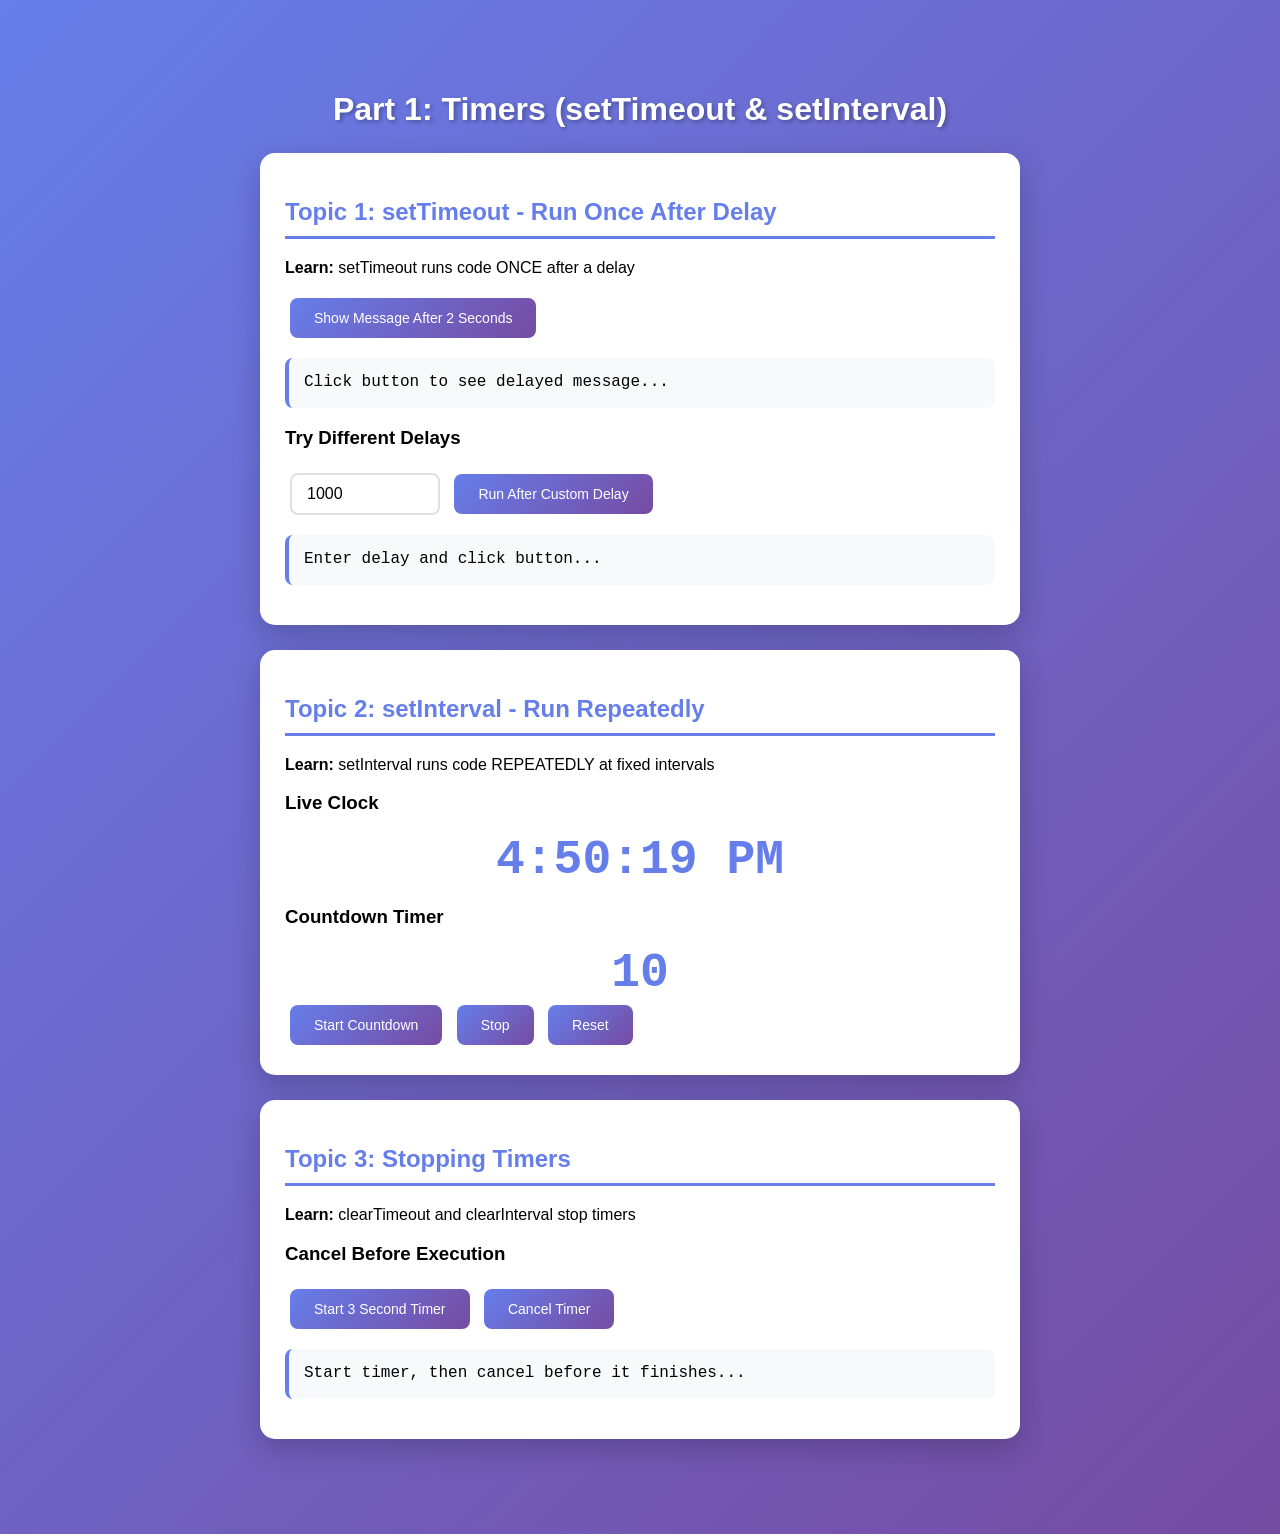
<file: part-1/index.html>
<!DOCTYPE html>
<html lang="en">
<head>
    <meta charset="UTF-8">
    <meta name="viewport" content="width=device-width, initial-scale=1.0">
    <title>Part 1: Timers - setTimeout & setInterval</title>
    <link rel="stylesheet" href="style.css">
</head>
<body>
    <h1>Part 1: Timers (setTimeout & setInterval)</h1>

    <!-- Topic 1: setTimeout -->
    <div class="section">
        <h2>Topic 1: setTimeout - Run Once After Delay</h2>
        <p><strong>Learn:</strong> setTimeout runs code ONCE after a delay</p>

        <button id="delayed-btn">Show Message After 2 Seconds</button>
        <div class="output" id="delayed-output">Click button to see delayed message...</div>

        <h3>Try Different Delays</h3>
        <input type="number" id="delay-input" placeholder="Milliseconds" value="1000">
        <button id="custom-delay-btn">Run After Custom Delay</button>
        <div class="output" id="custom-output">Enter delay and click button...</div>
    </div>

    <!-- Topic 2: setInterval -->
    <div class="section">
        <h2>Topic 2: setInterval - Run Repeatedly</h2>
        <p><strong>Learn:</strong> setInterval runs code REPEATEDLY at fixed intervals</p>

        <h3>Live Clock</h3>
        <div class="timer" id="clock-display">00:00:00</div>

        <h3>Countdown Timer</h3>
        <div class="timer" id="countdown-display">10</div>
        <button id="start-countdown">Start Countdown</button>
        <button id="stop-countdown">Stop</button>
        <button id="reset-countdown">Reset</button>
    </div>

    <!-- Topic 3: clearTimeout & clearInterval -->
    <div class="section">
        <h2>Topic 3: Stopping Timers</h2>
        <p><strong>Learn:</strong> clearTimeout and clearInterval stop timers</p>

        <h3>Cancel Before Execution</h3>
        <button id="start-delayed">Start 3 Second Timer</button>
        <button id="cancel-delayed">Cancel Timer</button>
        <div class="output" id="cancel-output">Start timer, then cancel before it finishes...</div>
    </div>

    <script src="script.js"></script>
</body>
</html>
</file>
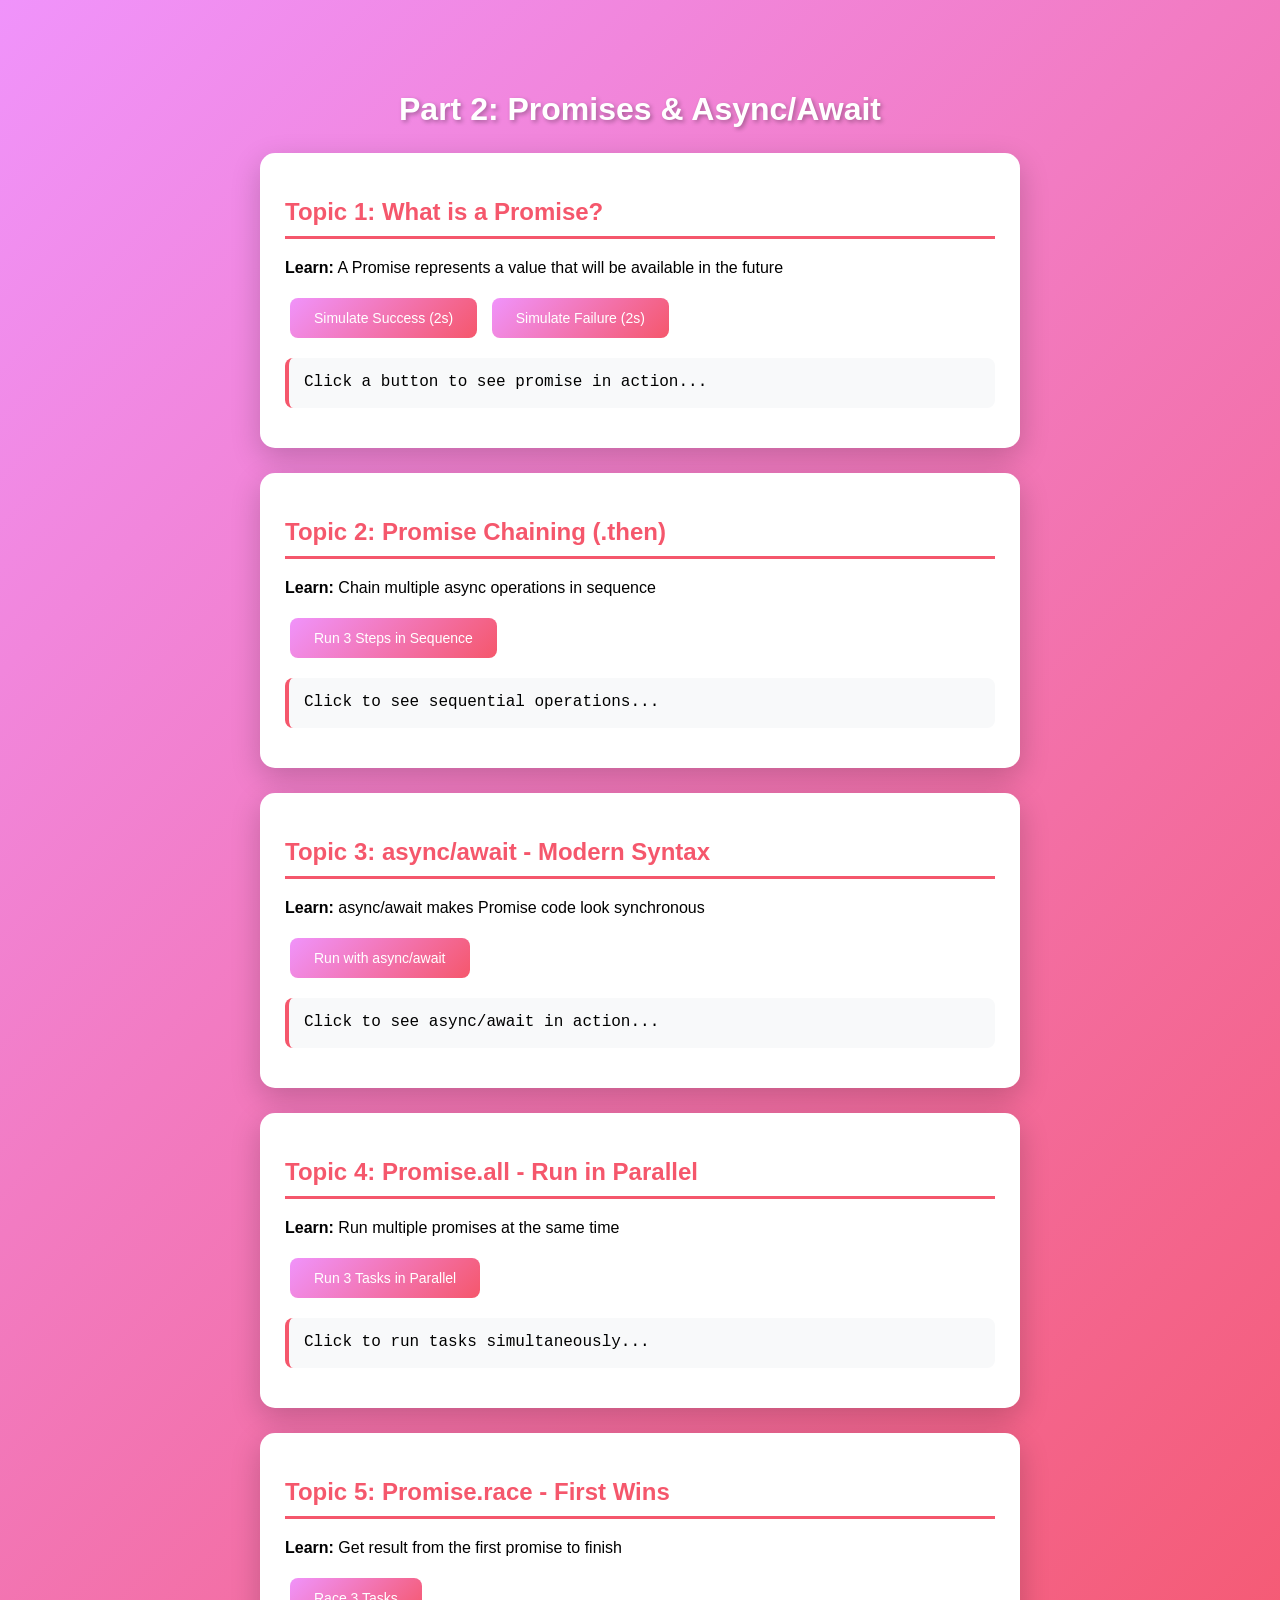
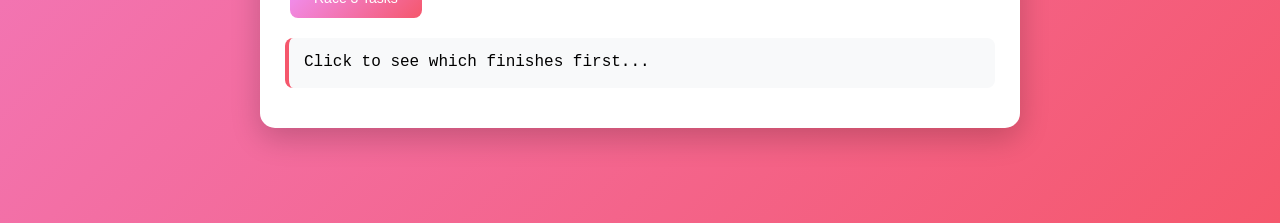
<file: part-2/index.html>
<!DOCTYPE html>
<html lang="en">
<head>
    <meta charset="UTF-8">
    <meta name="viewport" content="width=device-width, initial-scale=1.0">
    <title>Part 2: Promises & Async/Await</title>
    <link rel="stylesheet" href="style.css">
</head>
<body>
    <h1>Part 2: Promises & Async/Await</h1>

    <!-- Topic 1: What is a Promise -->
    <div class="section">
        <h2>Topic 1: What is a Promise?</h2>
        <p><strong>Learn:</strong> A Promise represents a value that will be available in the future</p>

        <button id="promise-success">Simulate Success (2s)</button>
        <button id="promise-fail">Simulate Failure (2s)</button>
        <div class="output" id="promise-output">Click a button to see promise in action...</div>
    </div>

    <!-- Topic 2: Promise Chaining -->
    <div class="section">
        <h2>Topic 2: Promise Chaining (.then)</h2>
        <p><strong>Learn:</strong> Chain multiple async operations in sequence</p>

        <button id="promise-chain">Run 3 Steps in Sequence</button>
        <div class="output" id="chain-output">Click to see sequential operations...</div>
    </div>

    <!-- Topic 3: async/await -->
    <div class="section">
        <h2>Topic 3: async/await - Modern Syntax</h2>
        <p><strong>Learn:</strong> async/await makes Promise code look synchronous</p>

        <button id="async-btn">Run with async/await</button>
        <div class="output" id="async-output">Click to see async/await in action...</div>
    </div>

    <!-- Topic 4: Promise.all -->
    <div class="section">
        <h2>Topic 4: Promise.all - Run in Parallel</h2>
        <p><strong>Learn:</strong> Run multiple promises at the same time</p>

        <button id="parallel-btn">Run 3 Tasks in Parallel</button>
        <div class="output" id="parallel-output">Click to run tasks simultaneously...</div>
    </div>

    <!-- Topic 5: Promise.race -->
    <div class="section">
        <h2>Topic 5: Promise.race - First Wins</h2>
        <p><strong>Learn:</strong> Get result from the first promise to finish</p>

        <button id="race-btn">Race 3 Tasks</button>
        <div class="output" id="race-output">Click to see which finishes first...</div>
    </div>

    <script src="script.js"></script>
</body>
</html>
</file>
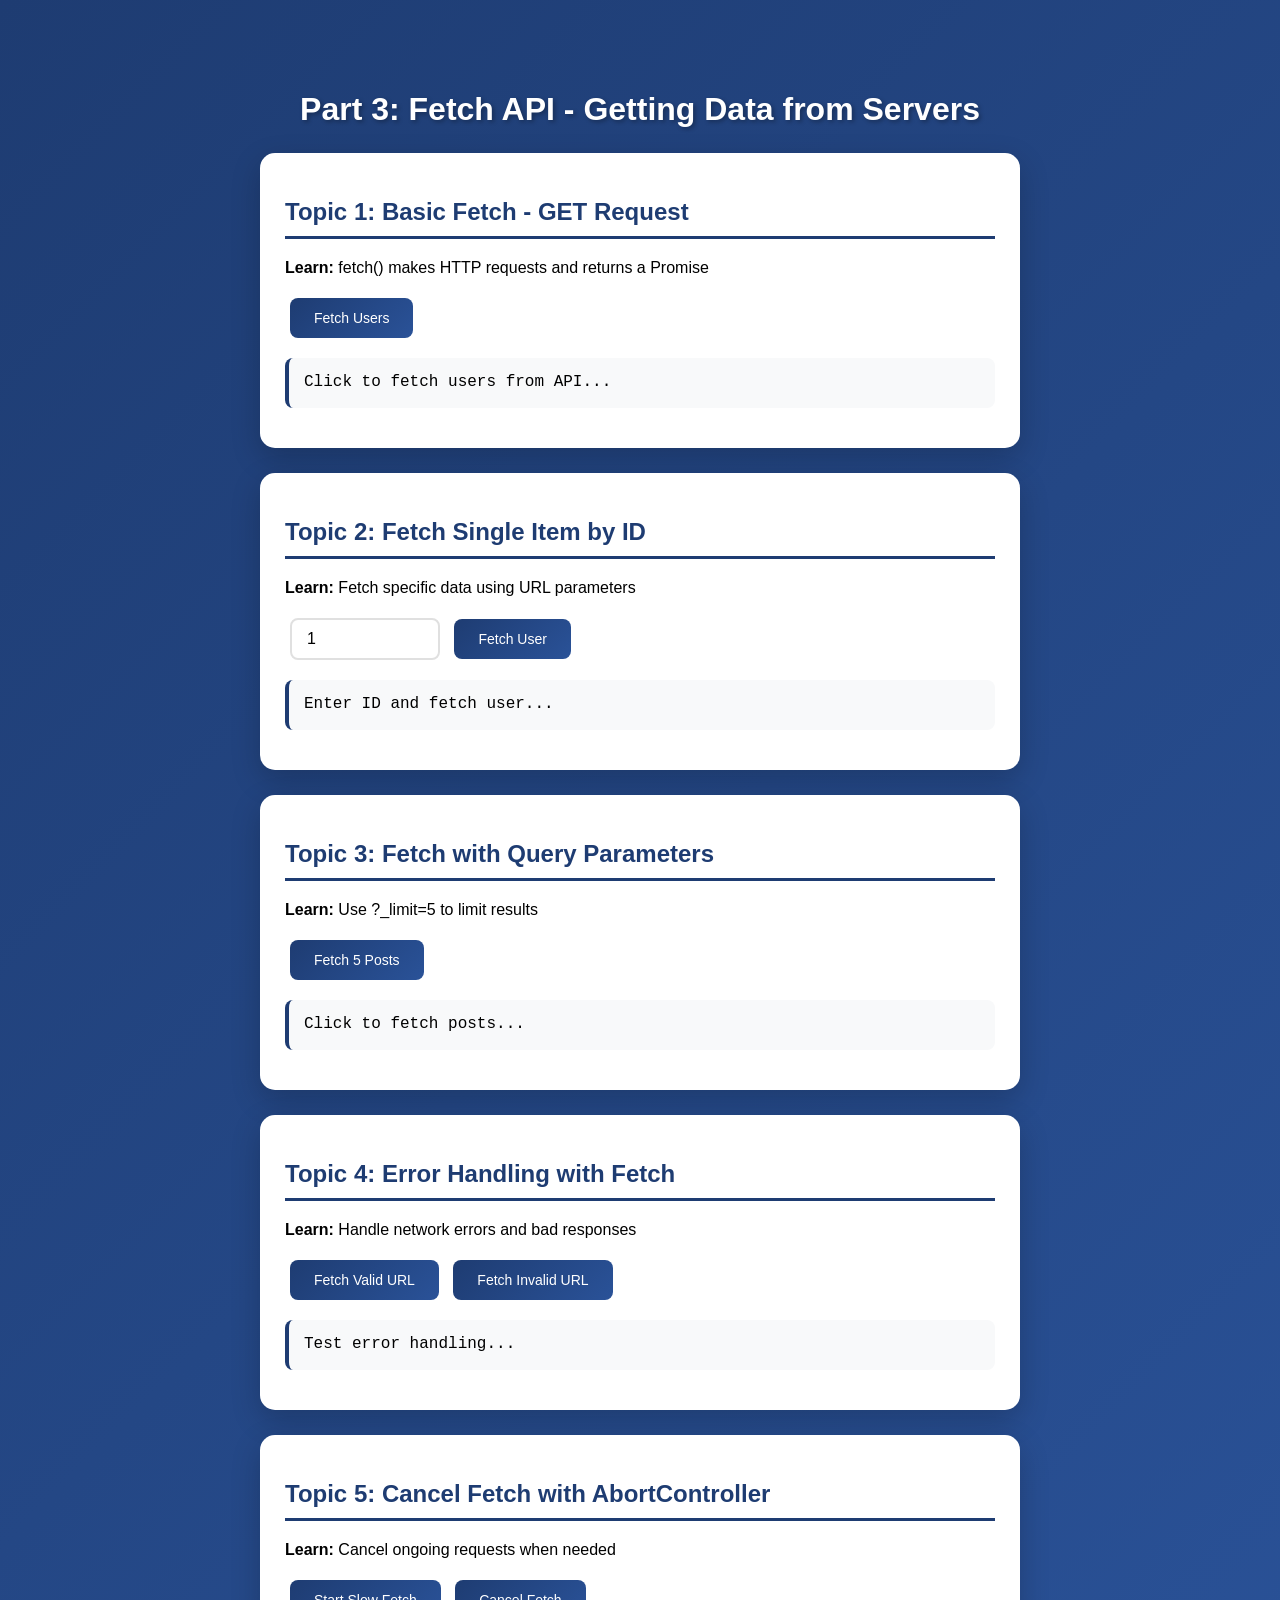
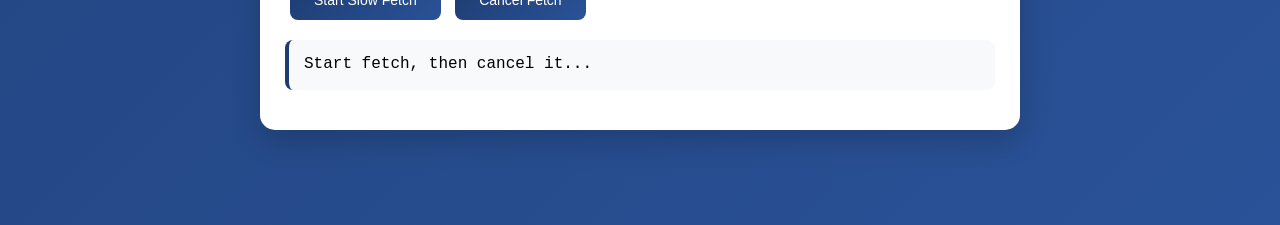
<file: part-3/index.html>
<!DOCTYPE html>
<html lang="en">
<head>
    <meta charset="UTF-8">
    <meta name="viewport" content="width=device-width, initial-scale=1.0">
    <title>Part 3: Fetch API</title>
    <link rel="stylesheet" href="style.css">
</head>
<body>
    <h1>Part 3: Fetch API - Getting Data from Servers</h1>

    <!-- Topic 1: Basic Fetch -->
    <div class="section">
        <h2>Topic 1: Basic Fetch - GET Request</h2>
        <p><strong>Learn:</strong> fetch() makes HTTP requests and returns a Promise</p>

        <button id="fetch-users-btn">Fetch Users</button>
        <div class="output" id="users-output">Click to fetch users from API...</div>
        <div class="cards-container" id="users-container"></div>
    </div>

    <!-- Topic 2: Fetch Single Item -->
    <div class="section">
        <h2>Topic 2: Fetch Single Item by ID</h2>
        <p><strong>Learn:</strong> Fetch specific data using URL parameters</p>

        <input type="number" id="user-id" placeholder="User ID (1-10)" min="1" max="10" value="1">
        <button id="fetch-single-btn">Fetch User</button>
        <div class="output" id="single-output">Enter ID and fetch user...</div>
    </div>

    <!-- Topic 3: Fetch Posts -->
    <div class="section">
        <h2>Topic 3: Fetch with Query Parameters</h2>
        <p><strong>Learn:</strong> Use ?_limit=5 to limit results</p>

        <button id="fetch-posts-btn">Fetch 5 Posts</button>
        <div class="output" id="posts-output">Click to fetch posts...</div>
        <div id="posts-container"></div>
    </div>

    <!-- Topic 4: Error Handling -->
    <div class="section">
        <h2>Topic 4: Error Handling with Fetch</h2>
        <p><strong>Learn:</strong> Handle network errors and bad responses</p>

        <button id="fetch-good-btn">Fetch Valid URL</button>
        <button id="fetch-bad-btn">Fetch Invalid URL</button>
        <div class="output" id="error-output">Test error handling...</div>
    </div>

    <!-- Topic 5: AbortController -->
    <div class="section">
        <h2>Topic 5: Cancel Fetch with AbortController</h2>
        <p><strong>Learn:</strong> Cancel ongoing requests when needed</p>

        <button id="start-fetch-btn">Start Slow Fetch</button>
        <button id="cancel-fetch-btn">Cancel Fetch</button>
        <div class="output" id="abort-output">Start fetch, then cancel it...</div>
    </div>

    <script src="script.js"></script>
</body>
</html>
</file>
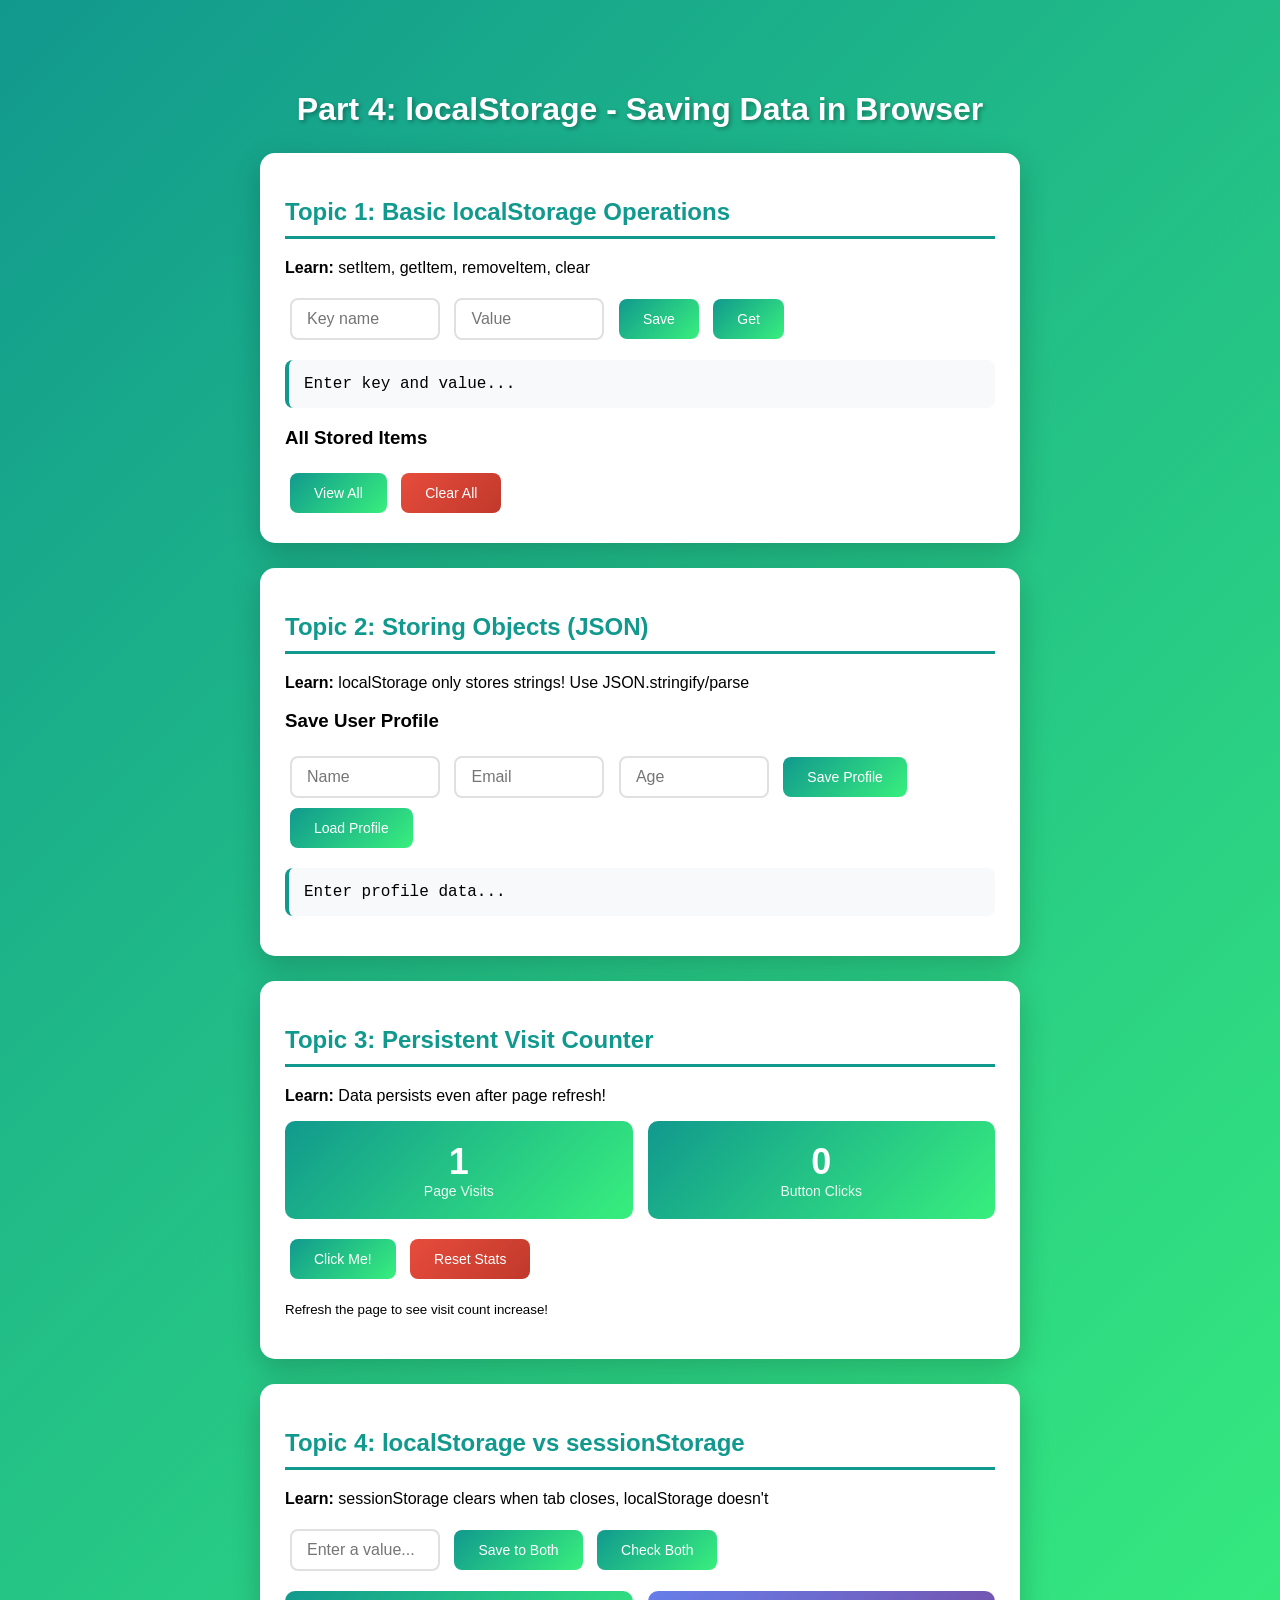
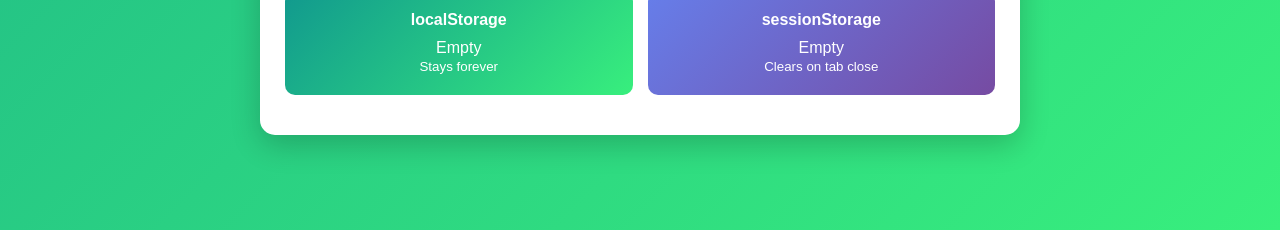
<file: part-4/index.html>
<!DOCTYPE html>
<html lang="en">
<head>
    <meta charset="UTF-8">
    <meta name="viewport" content="width=device-width, initial-scale=1.0">
    <title>Part 4: localStorage - Saving Data in Browser</title>
    <link rel="stylesheet" href="style.css">
</head>
<body>
    <h1>Part 4: localStorage - Saving Data in Browser</h1>

    <!-- Topic 1: Basic Operations -->
    <div class="section">
        <h2>Topic 1: Basic localStorage Operations</h2>
        <p><strong>Learn:</strong> setItem, getItem, removeItem, clear</p>

        <input type="text" id="key-input" placeholder="Key name">
        <input type="text" id="value-input" placeholder="Value">
        <button id="save-btn">Save</button>
        <button id="get-btn">Get</button>
        <div class="output" id="basic-output">Enter key and value...</div>

        <h3>All Stored Items</h3>
        <button id="view-all-btn">View All</button>
        <button id="clear-all-btn" class="danger">Clear All</button>
        <div id="storage-items"></div>
    </div>

    <!-- Topic 2: Storing Objects with JSON -->
    <div class="section">
        <h2>Topic 2: Storing Objects (JSON)</h2>
        <p><strong>Learn:</strong> localStorage only stores strings! Use JSON.stringify/parse</p>

        <h3>Save User Profile</h3>
        <input type="text" id="profile-name" placeholder="Name">
        <input type="text" id="profile-email" placeholder="Email">
        <input type="number" id="profile-age" placeholder="Age">
        <button id="save-profile-btn">Save Profile</button>
        <button id="load-profile-btn">Load Profile</button>
        <div class="output" id="profile-output">Enter profile data...</div>
    </div>

    <!-- Topic 3: Practical Example - Visit Counter -->
    <div class="section">
        <h2>Topic 3: Persistent Visit Counter</h2>
        <p><strong>Learn:</strong> Data persists even after page refresh!</p>

        <div class="stats-grid">
            <div class="stat-box">
                <div class="number" id="visit-count">0</div>
                <div class="label">Page Visits</div>
            </div>
            <div class="stat-box">
                <div class="number" id="click-count">0</div>
                <div class="label">Button Clicks</div>
            </div>
        </div>

        <button id="click-btn">Click Me!</button>
        <button id="reset-stats-btn" class="danger">Reset Stats</button>
        <p><small>Refresh the page to see visit count increase!</small></p>
    </div>

    <!-- Topic 4: localStorage vs sessionStorage -->
    <div class="section">
        <h2>Topic 4: localStorage vs sessionStorage</h2>
        <p><strong>Learn:</strong> sessionStorage clears when tab closes, localStorage doesn't</p>

        <input type="text" id="dual-input" placeholder="Enter a value...">
        <button id="save-both-btn">Save to Both</button>
        <button id="check-both-btn">Check Both</button>

        <div class="compare-grid">
            <div class="compare-box local">
                <div class="label">localStorage</div>
                <div id="local-value">Empty</div>
                <small>Stays forever</small>
            </div>
            <div class="compare-box session">
                <div class="label">sessionStorage</div>
                <div id="session-value">Empty</div>
                <small>Clears on tab close</small>
            </div>
        </div>
    </div>

    <script src="script.js"></script>
</body>
</html>
</file>
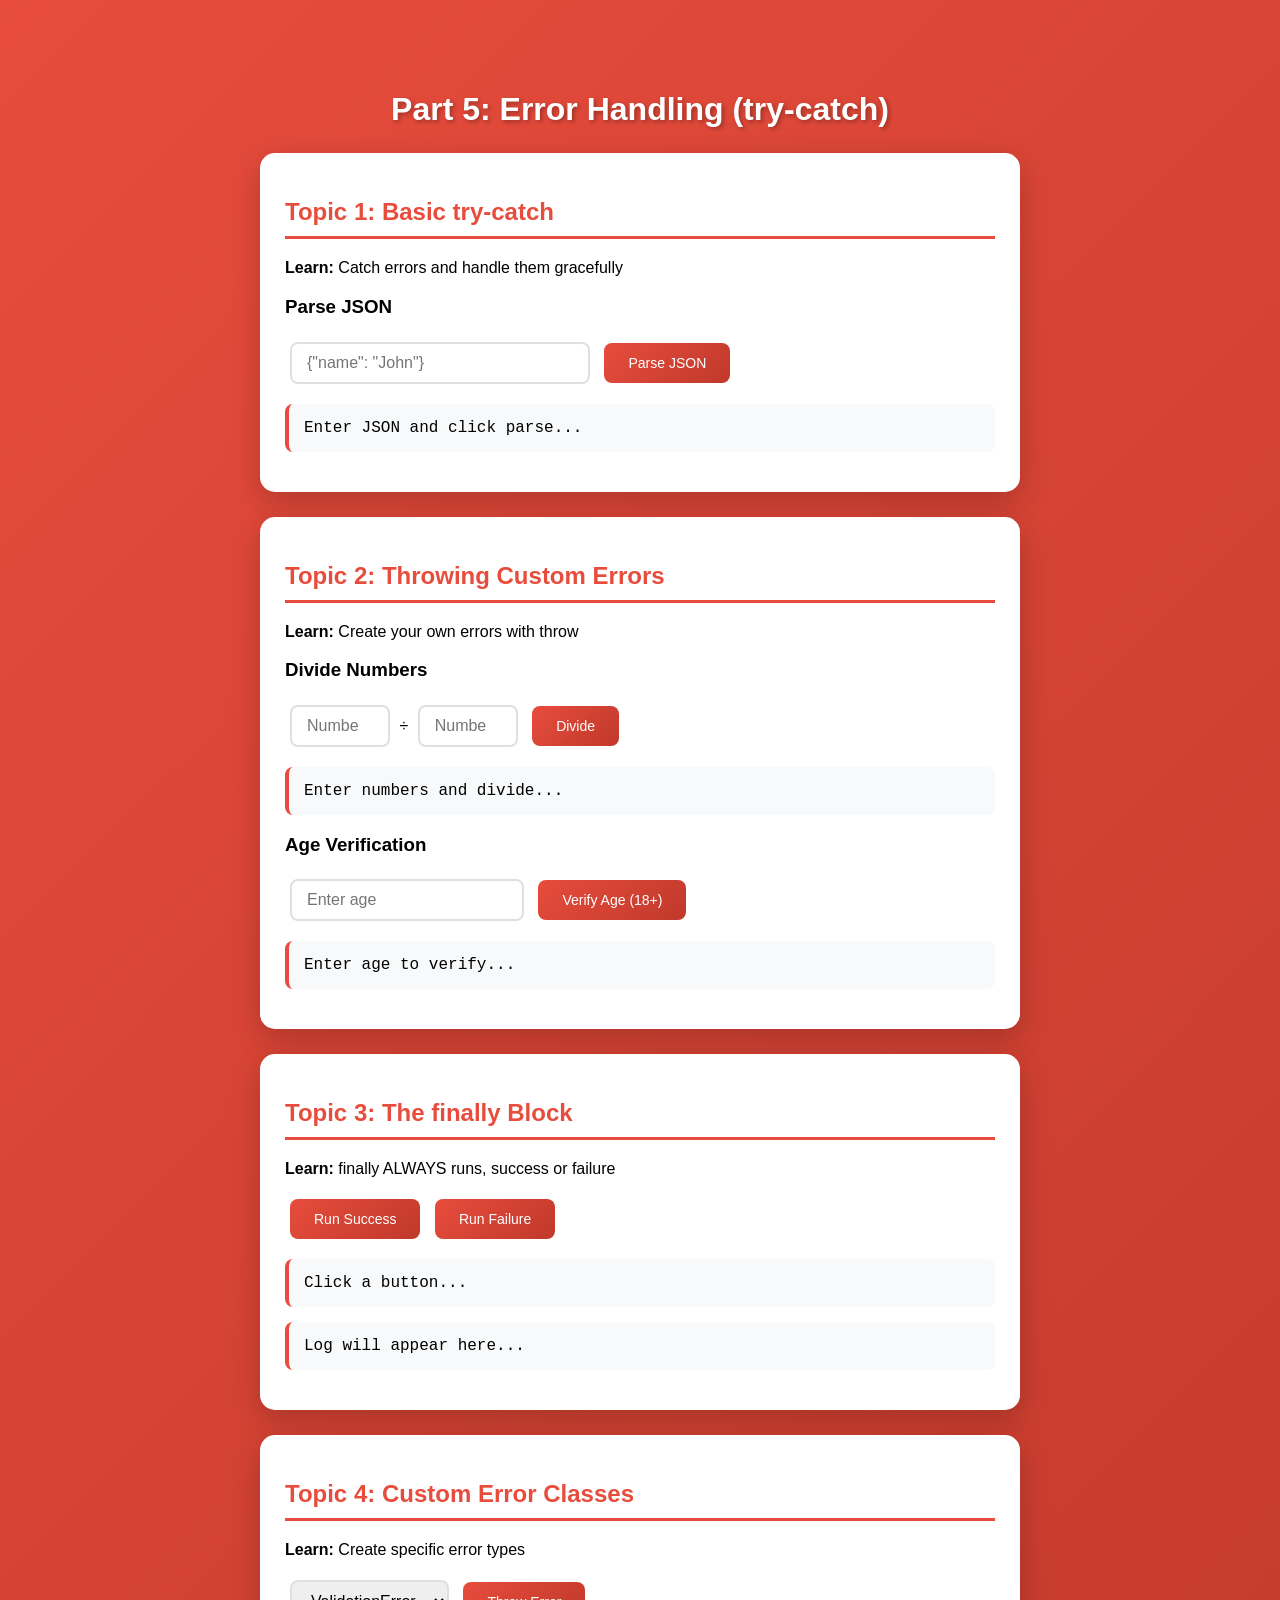
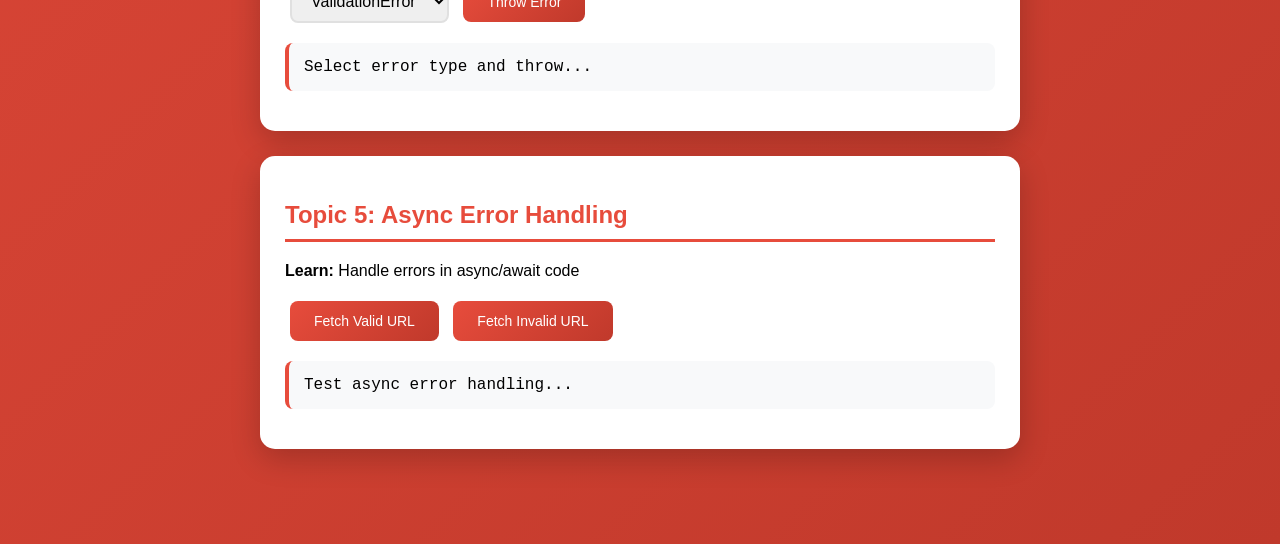
<file: part-5/index.html>
<!DOCTYPE html>
<html lang="en">
<head>
    <meta charset="UTF-8">
    <meta name="viewport" content="width=device-width, initial-scale=1.0">
    <title>Part 5: Error Handling</title>
    <link rel="stylesheet" href="style.css">
</head>
<body>
    <h1>Part 5: Error Handling (try-catch)</h1>

    <!-- Topic 1: Basic try-catch -->
    <div class="section">
        <h2>Topic 1: Basic try-catch</h2>
        <p><strong>Learn:</strong> Catch errors and handle them gracefully</p>

        <h3>Parse JSON</h3>
        <input type="text" id="json-input" placeholder='{"name": "John"}' style="width: 300px;">
        <button id="parse-btn">Parse JSON</button>
        <div class="output" id="parse-output">Enter JSON and click parse...</div>
    </div>

    <!-- Topic 2: throw new Error -->
    <div class="section">
        <h2>Topic 2: Throwing Custom Errors</h2>
        <p><strong>Learn:</strong> Create your own errors with throw</p>

        <h3>Divide Numbers</h3>
        <input type="number" id="num-a" placeholder="Number A" style="width: 100px;">
        <span> ÷ </span>
        <input type="number" id="num-b" placeholder="Number B" style="width: 100px;">
        <button id="divide-btn">Divide</button>
        <div class="output" id="divide-output">Enter numbers and divide...</div>

        <h3>Age Verification</h3>
        <input type="number" id="age-input" placeholder="Enter age">
        <button id="verify-btn">Verify Age (18+)</button>
        <div class="output" id="age-output">Enter age to verify...</div>
    </div>

    <!-- Topic 3: try-catch-finally -->
    <div class="section">
        <h2>Topic 3: The finally Block</h2>
        <p><strong>Learn:</strong> finally ALWAYS runs, success or failure</p>

        <button id="finally-success-btn">Run Success</button>
        <button id="finally-fail-btn">Run Failure</button>
        <div class="output" id="finally-output">Click a button...</div>
        <div class="output" id="finally-log">Log will appear here...</div>
    </div>

    <!-- Topic 4: Custom Error Classes -->
    <div class="section">
        <h2>Topic 4: Custom Error Classes</h2>
        <p><strong>Learn:</strong> Create specific error types</p>

        <select id="error-type">
            <option value="validation">ValidationError</option>
            <option value="auth">AuthError</option>
            <option value="network">NetworkError</option>
        </select>
        <button id="throw-btn">Throw Error</button>
        <div class="output" id="custom-output">Select error type and throw...</div>
    </div>

    <!-- Topic 5: Async Error Handling -->
    <div class="section">
        <h2>Topic 5: Async Error Handling</h2>
        <p><strong>Learn:</strong> Handle errors in async/await code</p>

        <button id="fetch-good-btn">Fetch Valid URL</button>
        <button id="fetch-bad-btn">Fetch Invalid URL</button>
        <div class="output" id="async-output">Test async error handling...</div>
    </div>

    <script src="script.js"></script>
</body>
</html>
</file>
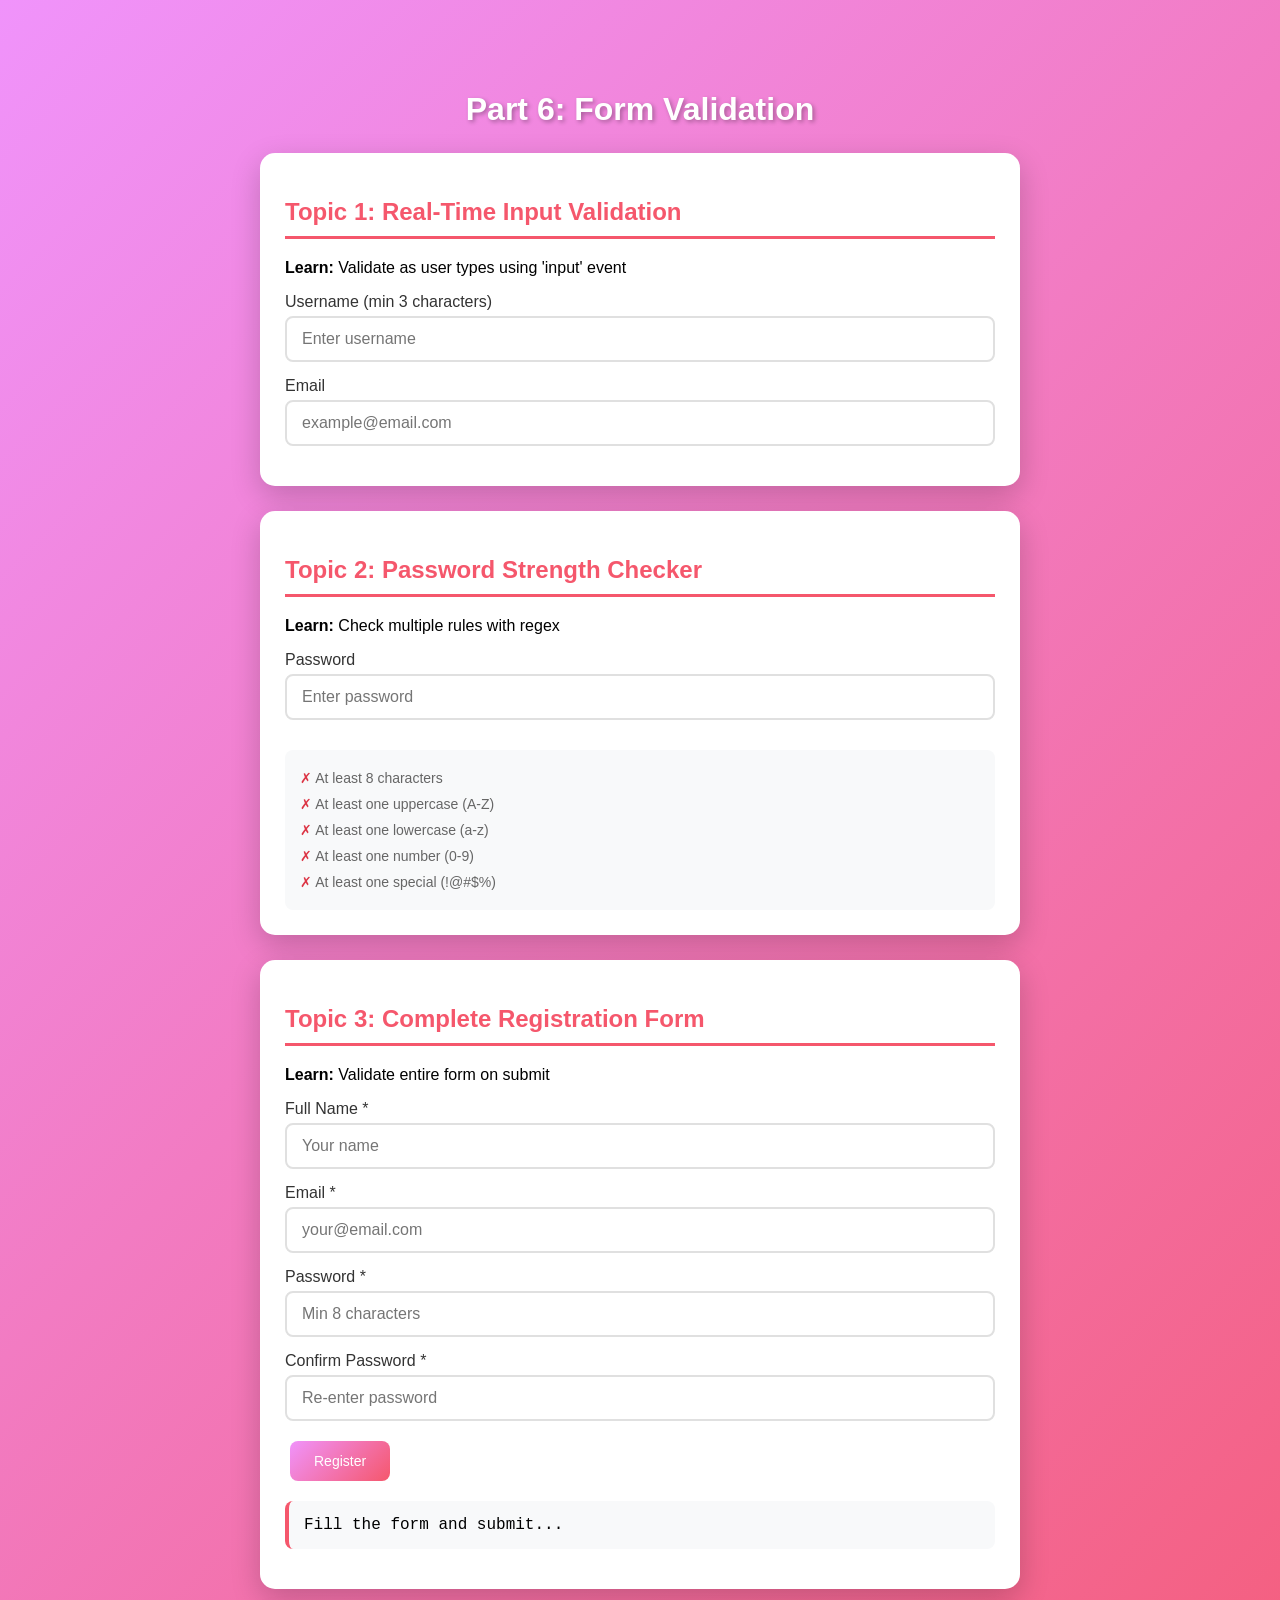
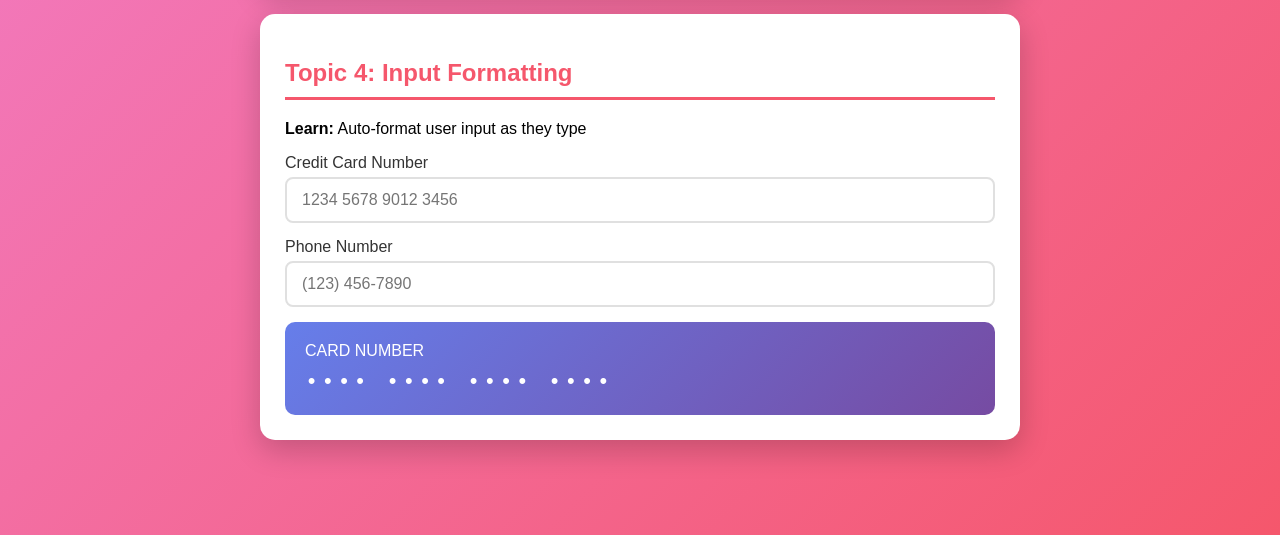
<file: part-6/index.html>
<!DOCTYPE html>
<html lang="en">
<head>
    <meta charset="UTF-8">
    <meta name="viewport" content="width=device-width, initial-scale=1.0">
    <title>Part 6: Form Validation</title>
    <link rel="stylesheet" href="style.css">
</head>
<body>
    <h1>Part 6: Form Validation</h1>

    <!-- Topic 1: Basic Validation -->
    <div class="section">
        <h2>Topic 1: Real-Time Input Validation</h2>
        <p><strong>Learn:</strong> Validate as user types using 'input' event</p>

        <div class="form-group">
            <label>Username (min 3 characters)</label>
            <input type="text" id="username" placeholder="Enter username">
            <div class="error-msg" id="username-error">Username must be at least 3 characters</div>
        </div>

        <div class="form-group">
            <label>Email</label>
            <input type="text" id="email" placeholder="example@email.com">
            <div class="error-msg" id="email-error">Please enter a valid email</div>
        </div>
    </div>

    <!-- Topic 2: Password Strength -->
    <div class="section">
        <h2>Topic 2: Password Strength Checker</h2>
        <p><strong>Learn:</strong> Check multiple rules with regex</p>

        <div class="form-group">
            <label>Password</label>
            <input type="password" id="password" placeholder="Enter password">
            <div class="strength-bar" id="strength-bar"></div>
        </div>

        <div class="rules-list">
            <div class="rule" id="rule-length">At least 8 characters</div>
            <div class="rule" id="rule-upper">At least one uppercase (A-Z)</div>
            <div class="rule" id="rule-lower">At least one lowercase (a-z)</div>
            <div class="rule" id="rule-number">At least one number (0-9)</div>
            <div class="rule" id="rule-special">At least one special (!@#$%)</div>
        </div>
    </div>

    <!-- Topic 3: Registration Form -->
    <div class="section">
        <h2>Topic 3: Complete Registration Form</h2>
        <p><strong>Learn:</strong> Validate entire form on submit</p>

        <form id="register-form">
            <div class="form-group">
                <label>Full Name *</label>
                <input type="text" id="reg-name" placeholder="Your name">
            </div>

            <div class="form-group">
                <label>Email *</label>
                <input type="text" id="reg-email" placeholder="your@email.com">
            </div>

            <div class="form-group">
                <label>Password *</label>
                <input type="password" id="reg-password" placeholder="Min 8 characters">
            </div>

            <div class="form-group">
                <label>Confirm Password *</label>
                <input type="password" id="reg-confirm" placeholder="Re-enter password">
            </div>

            <button type="submit">Register</button>
        </form>

        <div class="output" id="form-output">Fill the form and submit...</div>
    </div>

    <!-- Topic 4: Credit Card Formatting -->
    <div class="section">
        <h2>Topic 4: Input Formatting</h2>
        <p><strong>Learn:</strong> Auto-format user input as they type</p>

        <div class="form-group">
            <label>Credit Card Number</label>
            <input type="text" id="card-number" placeholder="1234 5678 9012 3456" maxlength="19">
        </div>

        <div class="form-group">
            <label>Phone Number</label>
            <input type="text" id="phone" placeholder="(123) 456-7890" maxlength="14">
        </div>

        <div class="card-preview">
            <div>CARD NUMBER</div>
            <div class="card-display" id="card-display">•••• •••• •••• ••••</div>
        </div>
    </div>

    <script src="script.js"></script>
</body>
</html>
</file>
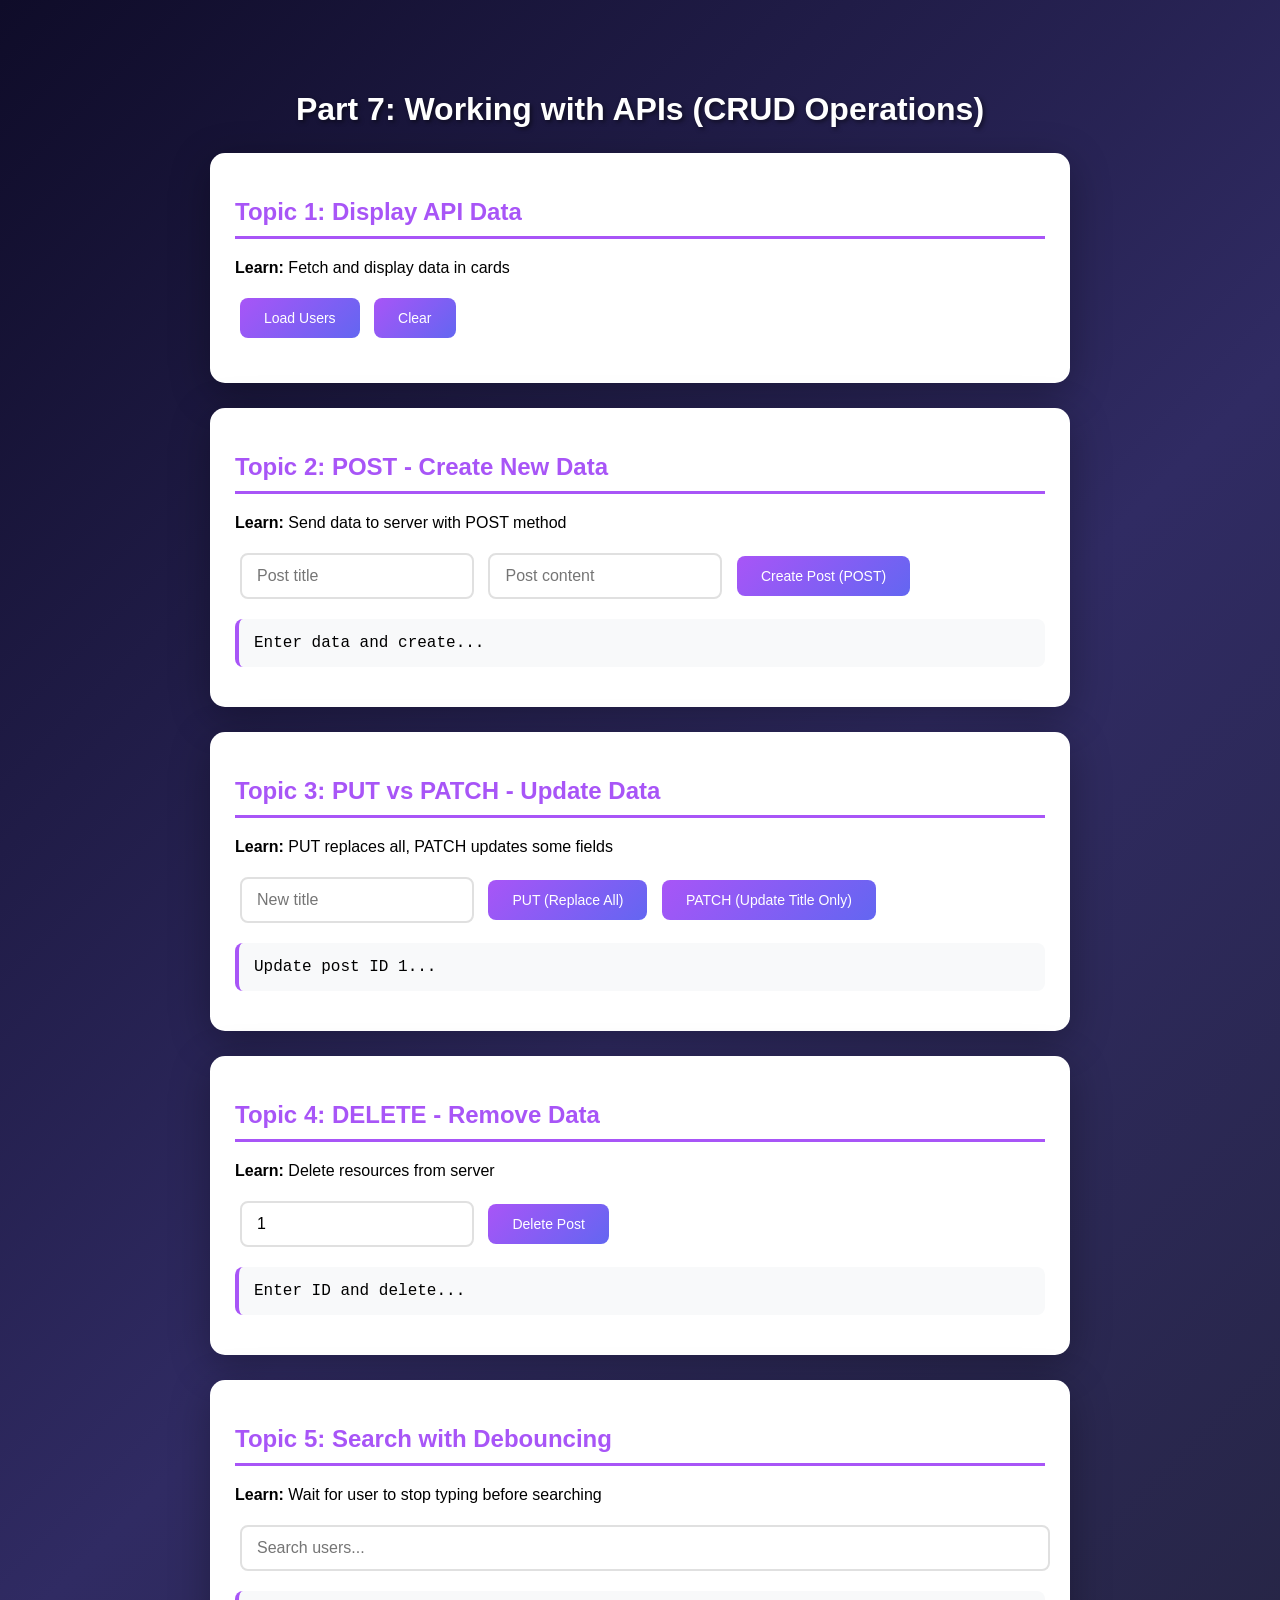
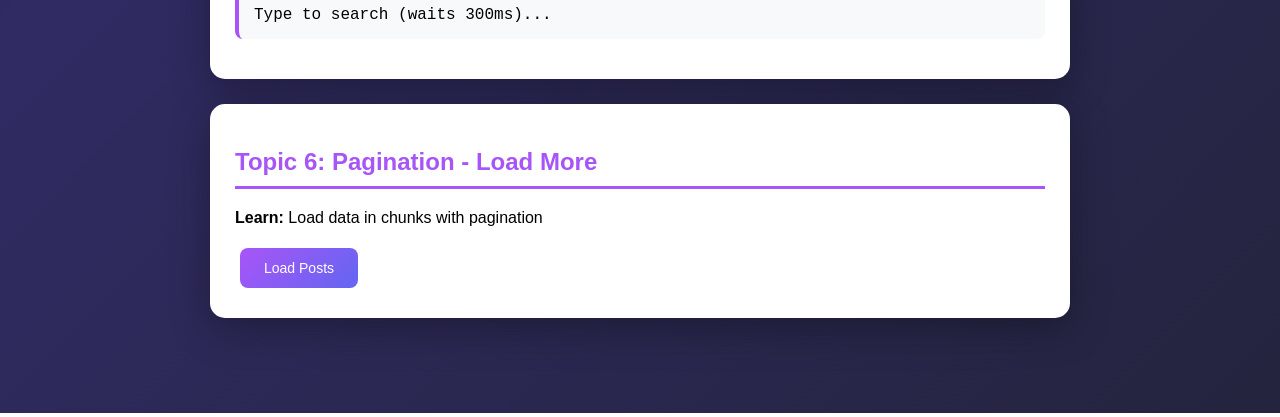
<file: part-7/index.html>
<!DOCTYPE html>
<html lang="en">
<head>
    <meta charset="UTF-8">
    <meta name="viewport" content="width=device-width, initial-scale=1.0">
    <title>Part 7: Working with APIs (CRUD)</title>
    <link rel="stylesheet" href="style.css">
</head>
<body>
    <h1>Part 7: Working with APIs (CRUD Operations)</h1>

    <!-- Topic 1: Display Data -->
    <div class="section">
        <h2>Topic 1: Display API Data</h2>
        <p><strong>Learn:</strong> Fetch and display data in cards</p>

        <button id="load-users-btn">Load Users</button>
        <button id="clear-btn">Clear</button>
        <div class="loading" id="users-loading" style="display: none;">Loading...</div>
        <div class="cards-grid" id="users-grid"></div>
    </div>

    <!-- Topic 2: POST - Create -->
    <div class="section">
        <h2>Topic 2: POST - Create New Data</h2>
        <p><strong>Learn:</strong> Send data to server with POST method</p>

        <input type="text" id="post-title" placeholder="Post title">
        <input type="text" id="post-body" placeholder="Post content">
        <button id="create-btn">Create Post (POST)</button>
        <div class="output" id="post-output">Enter data and create...</div>
    </div>

    <!-- Topic 3: PUT vs PATCH -->
    <div class="section">
        <h2>Topic 3: PUT vs PATCH - Update Data</h2>
        <p><strong>Learn:</strong> PUT replaces all, PATCH updates some fields</p>

        <input type="text" id="update-title" placeholder="New title">
        <button id="put-btn">PUT (Replace All)</button>
        <button id="patch-btn">PATCH (Update Title Only)</button>
        <div class="output" id="update-output">Update post ID 1...</div>
    </div>

    <!-- Topic 4: DELETE -->
    <div class="section">
        <h2>Topic 4: DELETE - Remove Data</h2>
        <p><strong>Learn:</strong> Delete resources from server</p>

        <input type="number" id="delete-id" placeholder="Post ID" value="1">
        <button id="delete-btn">Delete Post</button>
        <div class="output" id="delete-output">Enter ID and delete...</div>
    </div>

    <!-- Topic 5: Search with Debounce -->
    <div class="section">
        <h2>Topic 5: Search with Debouncing</h2>
        <p><strong>Learn:</strong> Wait for user to stop typing before searching</p>

        <input type="text" id="search-input" placeholder="Search users..." style="width: 100%;">
        <div class="output" id="search-output">Type to search (waits 300ms)...</div>
        <div class="cards-grid" id="search-results"></div>
    </div>

    <!-- Topic 6: Pagination -->
    <div class="section">
        <h2>Topic 6: Pagination - Load More</h2>
        <p><strong>Learn:</strong> Load data in chunks with pagination</p>

        <button id="load-posts-btn">Load Posts</button>
        <button id="load-more-btn" style="display: none;">Load More</button>
        <div id="posts-container"></div>
    </div>

    <script src="script.js"></script>
</body>
</html>
</file>
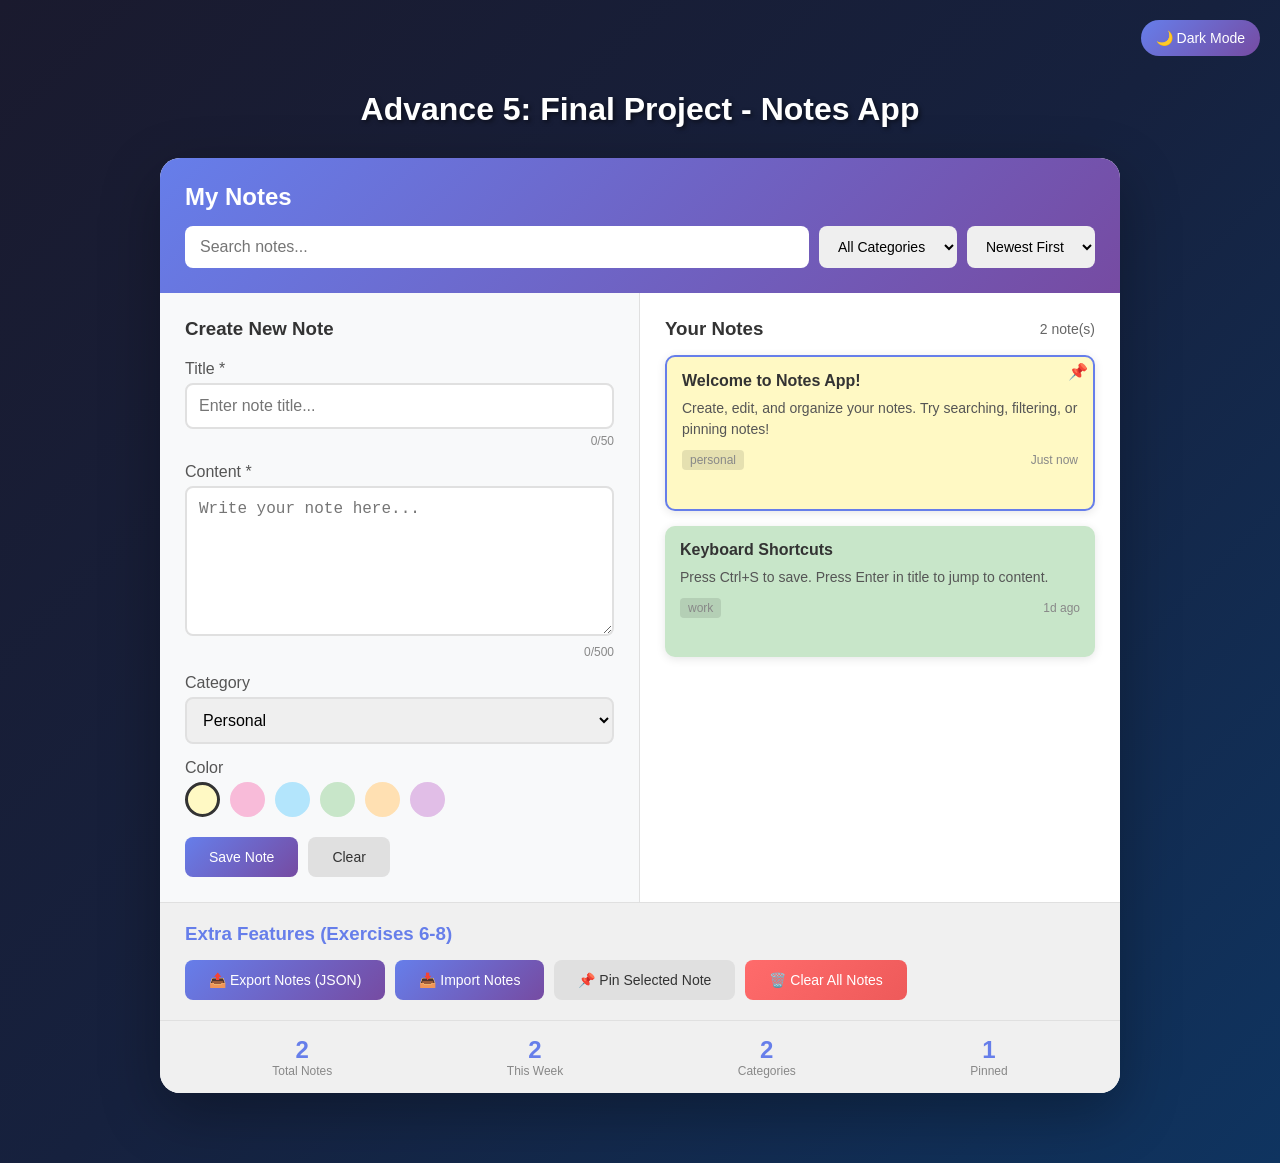
<file: part-8/index.html>
<!DOCTYPE html>
<html lang="en">
<head>
    <meta charset="UTF-8">
    <meta name="viewport" content="width=device-width, initial-scale=1.0">
    <title>Advance 5: Final Project - Notes App</title>
    <link rel="stylesheet" href="style.css">
</head>
<body>
    <!-- Dark Mode Toggle Button -->
    <button class="dark-mode-toggle" id="dark-mode-btn">🌙 Dark Mode</button>

    <h1>Advance 5: Final Project - Notes App</h1>

    <div class="app-container">
        <!-- Header with Search -->
        <div class="app-header">
            <h2>My Notes</h2>
            <div class="search-bar">
                <input type="text" id="search-input" placeholder="Search notes...">
                <select id="filter-category">
                    <option value="all">All Categories</option>
                    <option value="personal">Personal</option>
                    <option value="work">Work</option>
                    <option value="ideas">Ideas</option>
                    <option value="todo">To-Do</option>
                </select>
                <select id="sort-by">
                    <option value="newest">Newest First</option>
                    <option value="oldest">Oldest First</option>
                    <option value="title">By Title</option>
                </select>
            </div>
        </div>

        <!-- Main Content -->
        <div class="app-content">
            <!-- Note Form -->
            <div class="note-form">
                <h3 id="form-title">Create New Note</h3>

                <div class="form-group">
                    <label for="note-title">Title *</label>
                    <input type="text" id="note-title" placeholder="Enter note title..." maxlength="50">
                    <div class="char-counter"><span id="title-count">0</span>/50</div>
                </div>

                <div class="form-group">
                    <label for="note-content">Content *</label>
                    <textarea id="note-content" placeholder="Write your note here..." maxlength="500"></textarea>
                    <div class="char-counter"><span id="content-count">0</span>/500</div>
                </div>

                <div class="form-group">
                    <label for="note-category">Category</label>
                    <select id="note-category">
                        <option value="personal">Personal</option>
                        <option value="work">Work</option>
                        <option value="ideas">Ideas</option>
                        <option value="todo">To-Do</option>
                    </select>
                </div>

                <div class="form-group">
                    <label>Color</label>
                    <div class="color-options">
                        <div class="color-option selected" data-color="#fff9c4" style="background: #fff9c4;"></div>
                        <div class="color-option" data-color="#f8bbd9" style="background: #f8bbd9;"></div>
                        <div class="color-option" data-color="#b3e5fc" style="background: #b3e5fc;"></div>
                        <div class="color-option" data-color="#c8e6c9" style="background: #c8e6c9;"></div>
                        <div class="color-option" data-color="#ffe0b2" style="background: #ffe0b2;"></div>
                        <div class="color-option" data-color="#e1bee7" style="background: #e1bee7;"></div>
                    </div>
                </div>

                <div class="form-buttons">
                    <button class="btn-primary" id="save-btn">Save Note</button>
                    <button class="btn-secondary" id="clear-btn">Clear</button>
                    <button class="btn-danger" id="delete-btn" style="display: none;">Delete</button>
                </div>
            </div>

            <!-- Notes List -->
            <div class="notes-list">
                <h3>
                    Your Notes
                    <span class="note-count" id="note-count">0 notes</span>
                </h3>
                <div class="notes-container" id="notes-container">
                    <!-- Notes will be rendered here -->
                </div>
            </div>
        </div>

        <!-- Extra Features Section -->
        <div class="extra-features">
            <h3>Extra Features (Exercises 6-8)</h3>
            <div class="feature-buttons">
                <button class="btn-primary" id="export-btn">📤 Export Notes (JSON)</button>
                <button class="btn-primary" id="import-btn">📥 Import Notes</button>
                <input type="file" id="import-file" accept=".json" style="display: none;">
                <button class="btn-secondary" id="pin-btn">📌 Pin Selected Note</button>
                <button class="btn-danger" id="clear-all-btn">🗑️ Clear All Notes</button>
            </div>
        </div>

        <!-- Stats Bar -->
        <div class="stats-bar">
            <div class="stat-item">
                <div class="stat-value" id="total-notes">0</div>
                <div class="stat-label">Total Notes</div>
            </div>
            <div class="stat-item">
                <div class="stat-value" id="this-week">0</div>
                <div class="stat-label">This Week</div>
            </div>
            <div class="stat-item">
                <div class="stat-value" id="categories-used">0</div>
                <div class="stat-label">Categories</div>
            </div>
            <div class="stat-item">
                <div class="stat-value" id="pinned-count">0</div>
                <div class="stat-label">Pinned</div>
            </div>
        </div>
    </div>

    <!-- Toast Container -->
    <div class="toast-container" id="toast-container"></div>

    <script src="script.js"></script>
</body>
</html>
</file>
<file: part-1/style.css>
/* Part 1: Timers - Styles */

* {
    box-sizing: border-box;
}

body {
    font-family: 'Segoe UI', Arial, sans-serif;
    max-width: 800px;
    margin: 50px auto;
    padding: 20px;
    background: linear-gradient(135deg, #667eea 0%, #764ba2 100%);
    min-height: 100vh;
}

h1 {
    text-align: center;
    color: white;
    text-shadow: 2px 2px 4px rgba(0,0,0,0.3);
}

h2 {
    color: #667eea;
    border-bottom: 3px solid #667eea;
    padding-bottom: 10px;
}

.section {
    background: white;
    padding: 25px;
    margin: 25px 0;
    border-radius: 15px;
    box-shadow: 0 10px 30px rgba(0,0,0,0.2);
}

button {
    background: linear-gradient(135deg, #667eea, #764ba2);
    color: white;
    border: none;
    padding: 12px 24px;
    margin: 5px;
    border-radius: 8px;
    cursor: pointer;
    font-size: 14px;
    transition: transform 0.2s, box-shadow 0.2s;
}

button:hover {
    transform: translateY(-2px);
    box-shadow: 0 5px 15px rgba(102, 126, 234, 0.4);
}

input[type="number"] {
    padding: 10px 15px;
    border: 2px solid #e0e0e0;
    border-radius: 8px;
    font-size: 16px;
    margin: 5px;
    width: 150px;
}

input:focus {
    border-color: #667eea;
    outline: none;
}

.output {
    background: #f8f9fa;
    padding: 15px;
    border-radius: 8px;
    margin: 15px 0;
    border-left: 4px solid #667eea;
    font-family: 'Consolas', monospace;
    min-height: 50px;
}

.success {
    background: #d4edda;
    border-left-color: #28a745;
    color: #155724;
}

.timer {
    font-size: 48px;
    text-align: center;
    color: #667eea;
    font-weight: bold;
    font-family: 'Consolas', monospace;
}
</file>
<file: part-2/style.css>
/* Part 2: Promises & Async/Await - Styles */

* {
    box-sizing: border-box;
}

body {
    font-family: 'Segoe UI', Arial, sans-serif;
    max-width: 800px;
    margin: 50px auto;
    padding: 20px;
    background: linear-gradient(135deg, #f093fb 0%, #f5576c 100%);
    min-height: 100vh;
}

h1 {
    text-align: center;
    color: white;
    text-shadow: 2px 2px 4px rgba(0,0,0,0.3);
}

h2 {
    color: #f5576c;
    border-bottom: 3px solid #f5576c;
    padding-bottom: 10px;
}

.section {
    background: white;
    padding: 25px;
    margin: 25px 0;
    border-radius: 15px;
    box-shadow: 0 10px 30px rgba(0,0,0,0.2);
}

button {
    background: linear-gradient(135deg, #f093fb, #f5576c);
    color: white;
    border: none;
    padding: 12px 24px;
    margin: 5px;
    border-radius: 8px;
    cursor: pointer;
    font-size: 14px;
    transition: transform 0.2s, box-shadow 0.2s;
}

button:hover {
    transform: translateY(-2px);
    box-shadow: 0 5px 15px rgba(245, 87, 108, 0.4);
}

.output {
    background: #f8f9fa;
    padding: 15px;
    border-radius: 8px;
    margin: 15px 0;
    border-left: 4px solid #f5576c;
    font-family: 'Consolas', monospace;
    min-height: 50px;
    white-space: pre-wrap;
}

.loading {
    color: #f5576c;
    font-style: italic;
}

.success {
    background: #d4edda;
    border-left-color: #28a745;
    color: #155724;
}

.error {
    background: #f8d7da;
    border-left-color: #dc3545;
    color: #721c24;
}
</file>
<file: part-3/style.css>
/* Part 3: Fetch API - Styles */

* {
    box-sizing: border-box;
}

body {
    font-family: 'Segoe UI', Arial, sans-serif;
    max-width: 800px;
    margin: 50px auto;
    padding: 20px;
    background: linear-gradient(135deg, #1e3c72 0%, #2a5298 100%);
    min-height: 100vh;
}

h1 {
    text-align: center;
    color: white;
    text-shadow: 2px 2px 4px rgba(0,0,0,0.3);
}

h2 {
    color: #1e3c72;
    border-bottom: 3px solid #1e3c72;
    padding-bottom: 10px;
}

.section {
    background: white;
    padding: 25px;
    margin: 25px 0;
    border-radius: 15px;
    box-shadow: 0 10px 30px rgba(0,0,0,0.2);
}

button {
    background: linear-gradient(135deg, #1e3c72, #2a5298);
    color: white;
    border: none;
    padding: 12px 24px;
    margin: 5px;
    border-radius: 8px;
    cursor: pointer;
    font-size: 14px;
    transition: transform 0.2s, box-shadow 0.2s;
}

button:hover {
    transform: translateY(-2px);
    box-shadow: 0 5px 15px rgba(30, 60, 114, 0.4);
}

input[type="number"] {
    padding: 10px 15px;
    border: 2px solid #e0e0e0;
    border-radius: 8px;
    font-size: 16px;
    margin: 5px;
    width: 150px;
}

input:focus {
    border-color: #1e3c72;
    outline: none;
}

.output {
    background: #f8f9fa;
    padding: 15px;
    border-radius: 8px;
    margin: 15px 0;
    border-left: 4px solid #1e3c72;
    font-family: 'Consolas', monospace;
    min-height: 50px;
    white-space: pre-wrap;
}

.loading {
    color: #2a5298;
    font-style: italic;
}

.success {
    background: #d4edda;
    border-left-color: #28a745;
    color: #155724;
}

.error {
    background: #f8d7da;
    border-left-color: #dc3545;
    color: #721c24;
}

.cards-container {
    display: flex;
    flex-wrap: wrap;
    gap: 15px;
    margin-top: 15px;
}

.user-card {
    background: linear-gradient(135deg, #f5f7fa, #e4e8ec);
    padding: 15px;
    border-radius: 10px;
    min-width: 200px;
}

.user-card h4 {
    margin: 0 0 5px 0;
    color: #1e3c72;
}

.user-card p {
    margin: 3px 0;
    font-size: 14px;
    color: #666;
}

.post-card {
    background: #f8f9fa;
    padding: 15px;
    border-radius: 8px;
    margin: 10px 0;
    border-left: 3px solid #1e3c72;
}

.post-card h4 {
    margin: 0 0 10px 0;
    color: #1e3c72;
}
</file>
<file: part-4/style.css>
/* Part 4: localStorage - Styles */

* {
    box-sizing: border-box;
}

body {
    font-family: 'Segoe UI', Arial, sans-serif;
    max-width: 800px;
    margin: 50px auto;
    padding: 20px;
    background: linear-gradient(135deg, #11998e 0%, #38ef7d 100%);
    min-height: 100vh;
}

h1 {
    text-align: center;
    color: white;
    text-shadow: 2px 2px 4px rgba(0,0,0,0.3);
}

h2 {
    color: #11998e;
    border-bottom: 3px solid #11998e;
    padding-bottom: 10px;
}

.section {
    background: white;
    padding: 25px;
    margin: 25px 0;
    border-radius: 15px;
    box-shadow: 0 10px 30px rgba(0,0,0,0.2);
}

button {
    background: linear-gradient(135deg, #11998e, #38ef7d);
    color: white;
    border: none;
    padding: 12px 24px;
    margin: 5px;
    border-radius: 8px;
    cursor: pointer;
    font-size: 14px;
    transition: transform 0.2s, box-shadow 0.2s;
}

button:hover {
    transform: translateY(-2px);
    box-shadow: 0 5px 15px rgba(17, 153, 142, 0.4);
}

button.danger {
    background: linear-gradient(135deg, #e74c3c, #c0392b);
}

input[type="text"], input[type="number"] {
    padding: 10px 15px;
    border: 2px solid #e0e0e0;
    border-radius: 8px;
    font-size: 16px;
    margin: 5px;
    width: 150px;
}

input:focus {
    border-color: #11998e;
    outline: none;
}

.output {
    background: #f8f9fa;
    padding: 15px;
    border-radius: 8px;
    margin: 15px 0;
    border-left: 4px solid #11998e;
    font-family: 'Consolas', monospace;
    white-space: pre-wrap;
}

.storage-item {
    background: #e8f5e9;
    padding: 10px 15px;
    margin: 5px 0;
    border-radius: 5px;
    display: flex;
    justify-content: space-between;
    align-items: center;
}

.storage-item button {
    padding: 5px 15px;
    font-size: 12px;
}

.stats-grid {
    display: grid;
    grid-template-columns: 1fr 1fr;
    gap: 15px;
    margin: 15px 0;
}

.stat-box {
    background: linear-gradient(135deg, #11998e, #38ef7d);
    color: white;
    padding: 20px;
    border-radius: 10px;
    text-align: center;
}

.stat-box .number {
    font-size: 36px;
    font-weight: bold;
}

.stat-box .label {
    font-size: 14px;
    opacity: 0.9;
}

.compare-grid {
    display: grid;
    grid-template-columns: 1fr 1fr;
    gap: 15px;
    margin: 15px 0;
}

.compare-box {
    padding: 20px;
    border-radius: 10px;
    text-align: center;
}

.compare-box.local {
    background: linear-gradient(135deg, #11998e, #38ef7d);
    color: white;
}

.compare-box.session {
    background: linear-gradient(135deg, #667eea, #764ba2);
    color: white;
}

.compare-box .label {
    font-weight: bold;
    margin-bottom: 10px;
}
</file>
<file: part-5/style.css>
/* Part 5: Error Handling - Styles */

* {
    box-sizing: border-box;
}

body {
    font-family: 'Segoe UI', Arial, sans-serif;
    max-width: 800px;
    margin: 50px auto;
    padding: 20px;
    background: linear-gradient(135deg, #e74c3c 0%, #c0392b 100%);
    min-height: 100vh;
}

h1 {
    text-align: center;
    color: white;
    text-shadow: 2px 2px 4px rgba(0,0,0,0.3);
}

h2 {
    color: #e74c3c;
    border-bottom: 3px solid #e74c3c;
    padding-bottom: 10px;
}

.section {
    background: white;
    padding: 25px;
    margin: 25px 0;
    border-radius: 15px;
    box-shadow: 0 10px 30px rgba(0,0,0,0.2);
}

button {
    background: linear-gradient(135deg, #e74c3c, #c0392b);
    color: white;
    border: none;
    padding: 12px 24px;
    margin: 5px;
    border-radius: 8px;
    cursor: pointer;
    font-size: 14px;
    transition: transform 0.2s, box-shadow 0.2s;
}

button:hover {
    transform: translateY(-2px);
    box-shadow: 0 5px 15px rgba(231, 76, 60, 0.4);
}

input, select {
    padding: 10px 15px;
    border: 2px solid #e0e0e0;
    border-radius: 8px;
    font-size: 16px;
    margin: 5px;
}

input:focus, select:focus {
    border-color: #e74c3c;
    outline: none;
}

.output {
    background: #f8f9fa;
    padding: 15px;
    border-radius: 8px;
    margin: 15px 0;
    border-left: 4px solid #e74c3c;
    font-family: 'Consolas', monospace;
    white-space: pre-wrap;
}

.success {
    background: #d4edda;
    border-left-color: #28a745;
    color: #155724;
}

.error {
    background: #f8d7da;
    border-left-color: #dc3545;
    color: #721c24;
}
</file>
<file: part-6/style.css>
/* Part 6: Form Validation - Styles */

* {
    box-sizing: border-box;
}

body {
    font-family: 'Segoe UI', Arial, sans-serif;
    max-width: 800px;
    margin: 50px auto;
    padding: 20px;
    background: linear-gradient(135deg, #f093fb 0%, #f5576c 100%);
    min-height: 100vh;
}

h1 {
    text-align: center;
    color: white;
    text-shadow: 2px 2px 4px rgba(0,0,0,0.3);
}

h2 {
    color: #f5576c;
    border-bottom: 3px solid #f5576c;
    padding-bottom: 10px;
}

.section {
    background: white;
    padding: 25px;
    margin: 25px 0;
    border-radius: 15px;
    box-shadow: 0 10px 30px rgba(0,0,0,0.2);
}

button {
    background: linear-gradient(135deg, #f093fb, #f5576c);
    color: white;
    border: none;
    padding: 12px 24px;
    margin: 5px;
    border-radius: 8px;
    cursor: pointer;
    font-size: 14px;
    transition: transform 0.2s, box-shadow 0.2s;
}

button:hover {
    transform: translateY(-2px);
    box-shadow: 0 5px 15px rgba(245, 87, 108, 0.4);
}

.form-group {
    margin: 15px 0;
}

.form-group label {
    display: block;
    margin-bottom: 5px;
    font-weight: 500;
    color: #333;
}

.form-group input {
    width: 100%;
    padding: 12px 15px;
    border: 2px solid #e0e0e0;
    border-radius: 8px;
    font-size: 16px;
    transition: border-color 0.3s;
}

.form-group input:focus {
    border-color: #f5576c;
    outline: none;
}

.form-group input.valid {
    border-color: #28a745;
}

.form-group input.invalid {
    border-color: #dc3545;
}

.error-msg {
    color: #dc3545;
    font-size: 13px;
    margin-top: 5px;
    display: none;
}

.error-msg.show {
    display: block;
}

.output {
    background: #f8f9fa;
    padding: 15px;
    border-radius: 8px;
    margin: 15px 0;
    border-left: 4px solid #f5576c;
    font-family: 'Consolas', monospace;
}

.output.success {
    background: #d4edda;
    border-left-color: #28a745;
    color: #155724;
}

.output.error {
    background: #f8d7da;
    border-left-color: #dc3545;
    color: #721c24;
}

/* Password Strength */
.strength-bar {
    height: 5px;
    border-radius: 3px;
    margin-top: 10px;
    transition: all 0.3s;
}

.strength-bar.weak { background: #dc3545; width: 33%; }
.strength-bar.medium { background: #ffc107; width: 66%; }
.strength-bar.strong { background: #28a745; width: 100%; }

.rules-list {
    background: #f8f9fa;
    padding: 15px;
    border-radius: 8px;
    margin-top: 15px;
}

.rule {
    padding: 5px 0;
    color: #666;
    font-size: 14px;
}

.rule::before {
    content: '✗ ';
    color: #dc3545;
}

.rule.valid {
    color: #28a745;
}

.rule.valid::before {
    content: '✓ ';
}

/* Card Preview */
.card-preview {
    background: linear-gradient(135deg, #667eea, #764ba2);
    color: white;
    padding: 20px;
    border-radius: 10px;
    margin-top: 15px;
}

.card-display {
    font-size: 22px;
    letter-spacing: 3px;
    margin-top: 10px;
    font-family: 'Consolas', monospace;
}
</file>
<file: part-7/style.css>
/* Part 7: Working with APIs - Styles */

* {
    box-sizing: border-box;
}

body {
    font-family: 'Segoe UI', Arial, sans-serif;
    max-width: 900px;
    margin: 50px auto;
    padding: 20px;
    background: linear-gradient(135deg, #0f0c29 0%, #302b63 50%, #24243e 100%);
    min-height: 100vh;
}

h1 {
    text-align: center;
    color: white;
    text-shadow: 2px 2px 4px rgba(0,0,0,0.5);
}

h2 {
    color: #a855f7;
    border-bottom: 3px solid #a855f7;
    padding-bottom: 10px;
}

.section {
    background: white;
    padding: 25px;
    margin: 25px 0;
    border-radius: 15px;
    box-shadow: 0 10px 40px rgba(0,0,0,0.3);
}

button {
    background: linear-gradient(135deg, #a855f7, #6366f1);
    color: white;
    border: none;
    padding: 12px 24px;
    margin: 5px;
    border-radius: 8px;
    cursor: pointer;
    font-size: 14px;
    transition: transform 0.2s, box-shadow 0.2s;
}

button:hover {
    transform: translateY(-2px);
    box-shadow: 0 5px 20px rgba(168, 85, 247, 0.4);
}

input {
    padding: 12px 15px;
    border: 2px solid #e0e0e0;
    border-radius: 8px;
    font-size: 16px;
    margin: 5px;
}

input:focus {
    border-color: #a855f7;
    outline: none;
}

.output {
    background: #f8f9fa;
    padding: 15px;
    border-radius: 8px;
    margin: 15px 0;
    border-left: 4px solid #a855f7;
    font-family: 'Consolas', monospace;
    white-space: pre-wrap;
}

.loading {
    text-align: center;
    color: #a855f7;
    padding: 20px;
}

.cards-grid {
    display: grid;
    grid-template-columns: repeat(auto-fill, minmax(250px, 1fr));
    gap: 15px;
    margin-top: 15px;
}

.user-card {
    background: linear-gradient(135deg, #f5f7fa, #e4e8ec);
    padding: 15px;
    border-radius: 10px;
    transition: transform 0.3s;
}

.user-card:hover {
    transform: translateY(-5px);
}

.user-card h4 {
    margin: 0 0 10px 0;
    color: #302b63;
}

.user-card p {
    margin: 5px 0;
    font-size: 14px;
    color: #666;
}

.post-item {
    background: #f8f9fa;
    padding: 15px;
    margin: 10px 0;
    border-radius: 8px;
    border-left: 3px solid #a855f7;
}

.post-item h4 {
    margin: 0 0 10px 0;
    color: #302b63;
}

.success {
    background: #d4edda;
    border-left-color: #28a745;
    color: #155724;
}

.error {
    background: #f8d7da;
    border-left-color: #dc3545;
    color: #721c24;
}
</file>
<file: part-8/style.css>
/* Advance 5: Final Project - Notes App - Styles */

* {
    box-sizing: border-box;
}

body {
    font-family: 'Segoe UI', Arial, sans-serif;
    max-width: 1000px;
    margin: 50px auto;
    padding: 20px;
    background: linear-gradient(135deg, #1a1a2e 0%, #16213e 50%, #0f3460 100%);
    min-height: 100vh;
}

h1 {
    text-align: center;
    color: white;
    text-shadow: 2px 2px 4px rgba(0,0,0,0.5);
    margin-bottom: 30px;
}

.app-container {
    background: white;
    border-radius: 20px;
    box-shadow: 0 20px 60px rgba(0,0,0,0.3);
    overflow: hidden;
}

/* Header */
.app-header {
    background: linear-gradient(135deg, #667eea, #764ba2);
    padding: 25px;
    color: white;
}

.app-header h2 {
    margin: 0 0 15px 0;
    font-size: 24px;
}

.search-bar {
    display: flex;
    gap: 10px;
}

.search-bar input {
    flex: 1;
    padding: 12px 15px;
    border: none;
    border-radius: 8px;
    font-size: 16px;
}

.search-bar select {
    padding: 12px 15px;
    border: none;
    border-radius: 8px;
    font-size: 14px;
    cursor: pointer;
}

/* Main Content */
.app-content {
    display: grid;
    grid-template-columns: 1fr 1fr;
    min-height: 500px;
}

/* Note Form */
.note-form {
    padding: 25px;
    background: #f8f9fa;
    border-right: 1px solid #e0e0e0;
}

.note-form h3 {
    margin: 0 0 20px 0;
    color: #333;
}

.form-group {
    margin-bottom: 15px;
}

.form-group label {
    display: block;
    margin-bottom: 5px;
    color: #555;
    font-weight: 500;
}

.form-group input,
.form-group textarea,
.form-group select {
    width: 100%;
    padding: 12px;
    border: 2px solid #e0e0e0;
    border-radius: 8px;
    font-size: 16px;
    transition: border-color 0.3s;
}

.form-group input:focus,
.form-group textarea:focus,
.form-group select:focus {
    border-color: #667eea;
    outline: none;
}

.form-group textarea {
    min-height: 150px;
    resize: vertical;
}

.color-options {
    display: flex;
    gap: 10px;
    flex-wrap: wrap;
}

.color-option {
    width: 35px;
    height: 35px;
    border-radius: 50%;
    cursor: pointer;
    border: 3px solid transparent;
    transition: transform 0.2s, border-color 0.2s;
}

.color-option:hover {
    transform: scale(1.1);
}

.color-option.selected {
    border-color: #333;
}

.form-buttons {
    display: flex;
    gap: 10px;
    margin-top: 20px;
}

button {
    padding: 12px 24px;
    border: none;
    border-radius: 8px;
    font-size: 14px;
    cursor: pointer;
    transition: transform 0.2s, box-shadow 0.2s;
}

.btn-primary {
    background: linear-gradient(135deg, #667eea, #764ba2);
    color: white;
}

.btn-secondary {
    background: #e0e0e0;
    color: #333;
}

.btn-danger {
    background: linear-gradient(135deg, #ff6b6b, #ee5a5a);
    color: white;
}

button:hover {
    transform: translateY(-2px);
    box-shadow: 0 5px 15px rgba(0,0,0,0.2);
}

/* Notes List */
.notes-list {
    padding: 25px;
    max-height: 600px;
    overflow-y: auto;
}

.notes-list h3 {
    margin: 0 0 15px 0;
    color: #333;
    display: flex;
    justify-content: space-between;
    align-items: center;
}

.note-count {
    font-size: 14px;
    color: #666;
    font-weight: normal;
}

.notes-container {
    display: flex;
    flex-direction: column;
    gap: 15px;
}

.note-card {
    padding: 15px;
    border-radius: 10px;
    box-shadow: 0 2px 10px rgba(0,0,0,0.1);
    cursor: pointer;
    transition: transform 0.2s, box-shadow 0.2s;
    position: relative;
}

.note-card:hover {
    transform: translateY(-3px);
    box-shadow: 0 5px 20px rgba(0,0,0,0.15);
}

.note-card.selected {
    outline: 3px solid #667eea;
}

.note-card h4 {
    margin: 0 0 8px 0;
    color: #333;
    font-size: 16px;
}

.note-card p {
    margin: 0 0 10px 0;
    color: #555;
    font-size: 14px;
    line-height: 1.5;
    display: -webkit-box;
    -webkit-line-clamp: 3;
    -webkit-box-orient: vertical;
    overflow: hidden;
}

.note-meta {
    display: flex;
    justify-content: space-between;
    align-items: center;
    font-size: 12px;
    color: #888;
}

.note-category {
    background: rgba(0,0,0,0.1);
    padding: 3px 8px;
    border-radius: 4px;
}

.note-actions {
    display: flex;
    gap: 5px;
    opacity: 0;
    transition: opacity 0.2s;
}

.note-card:hover .note-actions {
    opacity: 1;
}

.note-actions button {
    padding: 5px 10px;
    font-size: 12px;
}

/* Empty State */
.empty-state {
    text-align: center;
    padding: 50px 20px;
    color: #888;
}

.empty-state svg {
    width: 80px;
    height: 80px;
    margin-bottom: 15px;
    opacity: 0.5;
}

/* Stats Bar */
.stats-bar {
    background: #f0f0f0;
    padding: 15px 25px;
    display: flex;
    justify-content: space-around;
    border-top: 1px solid #e0e0e0;
}

.stat-item {
    text-align: center;
}

.stat-value {
    font-size: 24px;
    font-weight: bold;
    color: #667eea;
}

.stat-label {
    font-size: 12px;
    color: #888;
}

/* Toast Notifications */
.toast-container {
    position: fixed;
    bottom: 20px;
    right: 20px;
    z-index: 1000;
}

.toast {
    background: #333;
    color: white;
    padding: 15px 25px;
    border-radius: 8px;
    margin-top: 10px;
    animation: slideIn 0.3s ease;
    box-shadow: 0 5px 20px rgba(0,0,0,0.3);
}

.toast.success {
    background: linear-gradient(135deg, #4CAF50, #45a049);
}

.toast.error {
    background: linear-gradient(135deg, #f44336, #d32f2f);
}

@keyframes slideIn {
    from {
        transform: translateX(100%);
        opacity: 0;
    }
    to {
        transform: translateX(0);
        opacity: 1;
    }
}

/* Responsive */
@media (max-width: 768px) {
    .app-content {
        grid-template-columns: 1fr;
    }

    .note-form {
        border-right: none;
        border-bottom: 1px solid #e0e0e0;
    }

    .search-bar {
        flex-direction: column;
    }
}

/* Character Counter */
.char-counter {
    text-align: right;
    font-size: 12px;
    color: #888;
    margin-top: 5px;
}

.char-counter.warning {
    color: #ff9800;
}

.char-counter.danger {
    color: #f44336;
}

/* Dark Mode Styles */
body.dark-mode {
    background: linear-gradient(135deg, #0d0d0d 0%, #1a1a1a 50%, #262626 100%);
}

body.dark-mode .app-container {
    background: #2d2d2d;
}

body.dark-mode .note-form {
    background: #363636;
    border-right-color: #444;
}

body.dark-mode .form-group input,
body.dark-mode .form-group textarea,
body.dark-mode .form-group select {
    background: #444;
    color: #fff;
    border-color: #555;
}

body.dark-mode .notes-list h3,
body.dark-mode .note-form h3 {
    color: #fff;
}

body.dark-mode .note-card h4 {
    color: #222;
}

body.dark-mode .stats-bar {
    background: #363636;
    border-top-color: #444;
}

/* Pinned Note Styles */
.note-card.pinned {
    border: 2px solid #667eea;
}

.note-card.pinned::before {
    content: '📌';
    position: absolute;
    top: 5px;
    right: 5px;
    font-size: 16px;
}

/* Extra Features Section */
.extra-features {
    background: #f0f0f0;
    padding: 20px 25px;
    border-top: 1px solid #e0e0e0;
}

body.dark-mode .extra-features {
    background: #363636;
    border-top-color: #444;
}

.extra-features h3 {
    margin: 0 0 15px 0;
    color: #667eea;
}

.feature-buttons {
    display: flex;
    gap: 10px;
    flex-wrap: wrap;
}

/* Dark Mode Toggle */
.dark-mode-toggle {
    position: fixed;
    top: 20px;
    right: 20px;
    background: linear-gradient(135deg, #667eea, #764ba2);
    color: white;
    border: none;
    padding: 10px 15px;
    border-radius: 25px;
    cursor: pointer;
    font-size: 14px;
    z-index: 1000;
    transition: transform 0.2s;
}

.dark-mode-toggle:hover {
    transform: scale(1.05);
}
</file>
